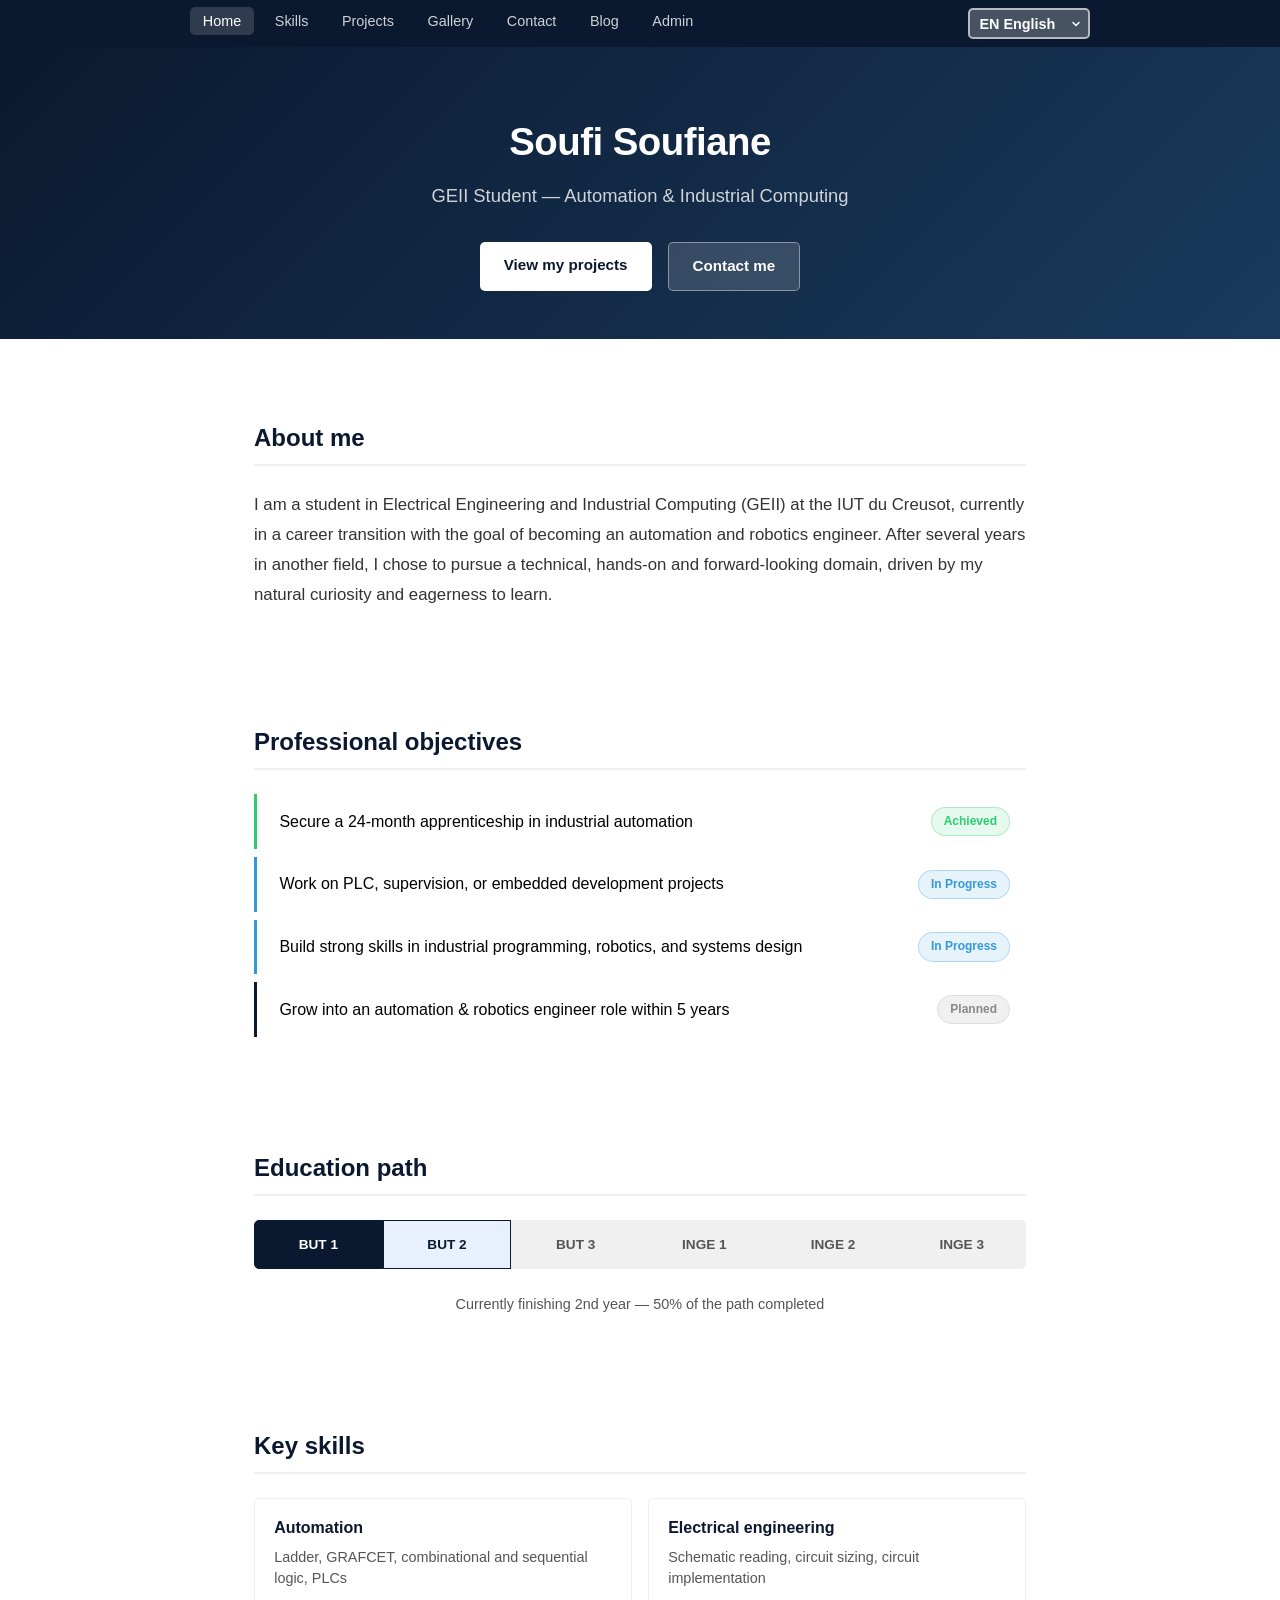
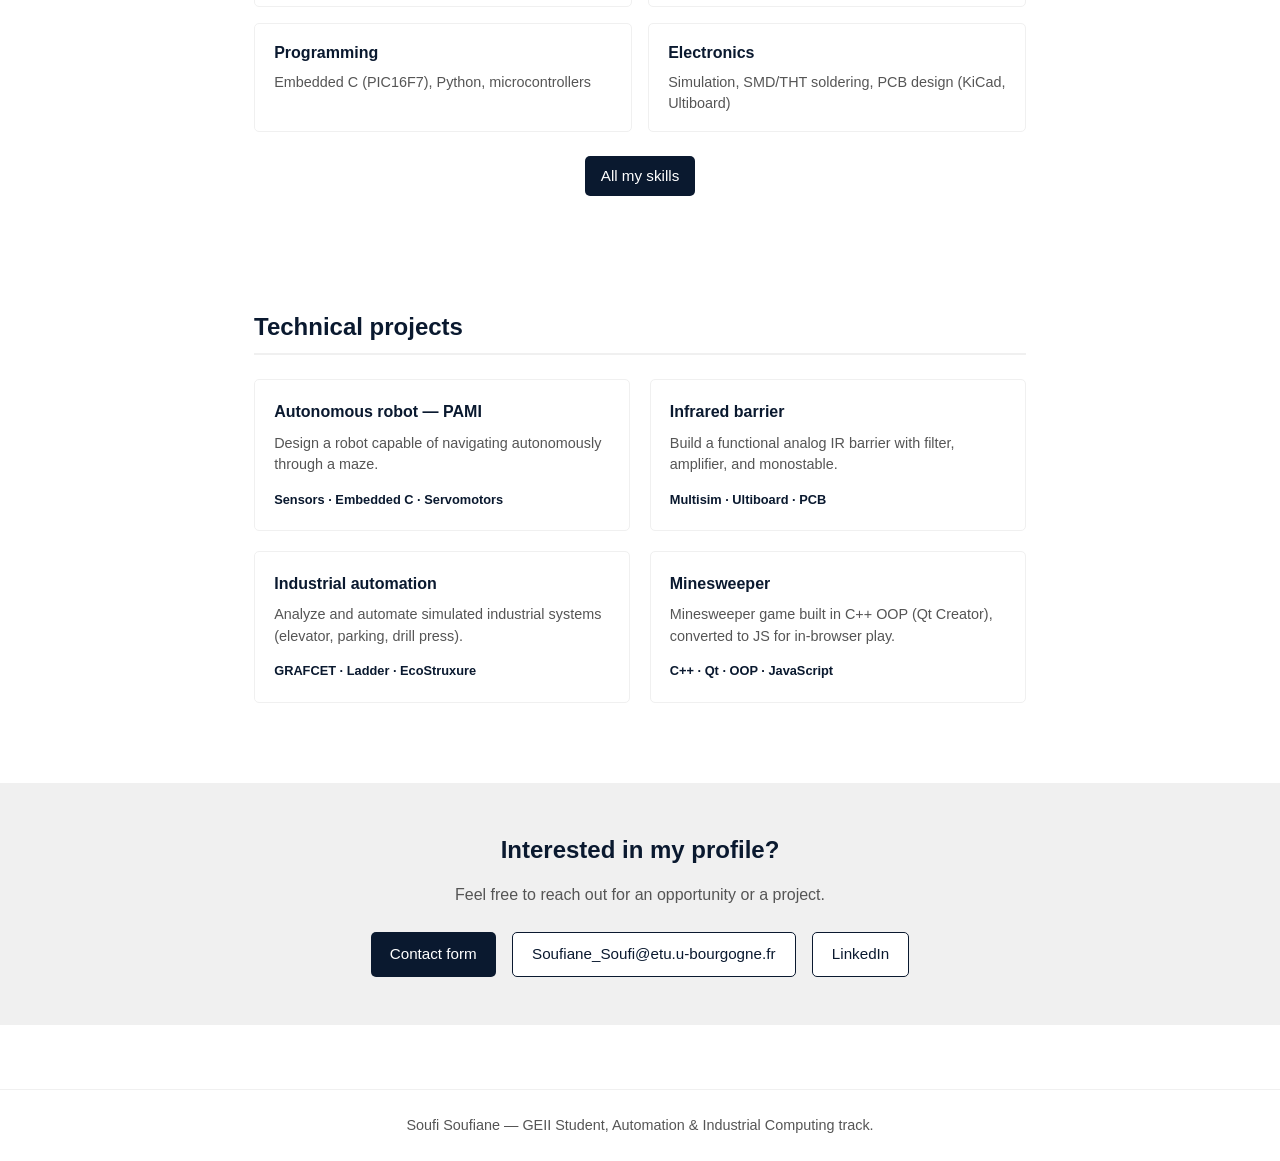
<file: index.html>
<!DOCTYPE html>
<html lang="fr">
<head>
  <meta charset="UTF-8">
  <meta name="viewport" content="width=device-width, initial-scale=1.0">
  <meta name="description" content="Portfolio de Soufi Soufiane - Etudiant en BUT GEII, parcours Automatisme & Informatique Industrielle.">
  <title>Soufi Soufiane | Portfolio</title>
  <link rel="icon" type="image/png" href="assets/logo_ss.png">
  <link rel="stylesheet" href="assets/css/style.css">
  <style>
    body { opacity: 0; transition: opacity 0.15s ease; }

    .hero {
      background: linear-gradient(135deg, var(--primary) 0%, #1a3a5c 100%);
      color: #fff;
      text-align: center;
      padding: 4rem 2rem 3rem;
    }

    .hero h1 { color: #fff; font-size: 2.4rem; margin: 0 0 0.5rem; letter-spacing: -0.5px; }

    .hero .subtitle {
      font-size: 1.15rem;
      color: rgba(255, 255, 255, 0.8);
      margin: 0 0 2rem;
      font-weight: 300;
    }

    .hero .cta-group { display: flex; gap: 1rem; justify-content: center; flex-wrap: wrap; }

    .hero .cta-group a {
      display: inline-block;
      padding: 0.7rem 1.5rem;
      border-radius: var(--radius);
      font-size: 0.95rem;
      text-decoration: none;
      font-weight: 600;
      transition: transform 0.2s ease, box-shadow 0.2s ease;
    }

    .hero .cta-group a:hover { transform: translateY(-2px); box-shadow: 0 4px 15px rgba(0, 0, 0, 0.3); }
    .cta-primary { background-color: #fff; color: var(--primary); }
    .cta-secondary { background-color: rgba(255, 255, 255, 0.15); color: #fff; border: 1px solid rgba(255, 255, 255, 0.4); }

    .home-section { padding: 3rem 2rem; max-width: 900px; margin: 0 auto; }
    .home-section h2 { font-size: 1.5rem; margin-top: 0; margin-bottom: 1.5rem; padding-bottom: 0.4rem; border-bottom: 2px solid var(--bg-alt); }
    .about-text { font-size: 1.05rem; line-height: 1.8; color: var(--text-intro); }

    .objectives { list-style: none; padding: 0; }
    .objectives li {
      display: flex; justify-content: space-between; align-items: center;
      padding: 0.8rem 1rem 0.8rem 1.4rem;
      margin-bottom: 0.5rem;
      border-left: 3px solid var(--primary);
      border-radius: 0 var(--radius) var(--radius) 0;
      transition: background-color 0.2s ease, transform 0.2s ease;
    }
    .objectives li:hover { background-color: var(--bg-alt); transform: translateX(4px); }
    .objectives .done { border-left-color: #2ecc71; }
    .objectives .in-progress { border-left-color: #3498db; }
    .obj-text { flex: 1; margin-right: 1rem; }
    .obj-status {
      padding: 0.25rem 0.75rem; border-radius: 999px; font-size: 0.75rem;
      font-weight: 600; white-space: nowrap; flex-shrink: 0;
    }
    .done .obj-status { background: rgba(46,204,113,0.12); color: #2ecc71; border: 1px solid rgba(46,204,113,0.3); }
    .in-progress .obj-status { background: rgba(52,152,219,0.12); color: #3498db; border: 1px solid rgba(52,152,219,0.3); }
    .obj-status.planned { background: var(--bg-alt); color: #888; border: 1px solid #ddd; }
    @media (max-width: 600px) {
      .objectives li { flex-direction: column; align-items: flex-start; }
      .obj-text { margin-right: 0; margin-bottom: 0.4rem; }
    }

    .progress-track { display: flex; gap: 0; margin: 1.5rem 0; }
    .progress-step {
      flex: 1; text-align: center; padding: 0.8rem 0.4rem;
      font-size: 0.85rem; font-weight: 600; border: 1px solid var(--bg-alt);
    }
    .progress-step.completed { background-color: var(--primary); color: #fff; border-color: var(--primary); }
    .progress-step.current { background-color: #e8f0fe; border-color: var(--primary); color: var(--primary); }
    .progress-step.future { background-color: var(--bg-alt); color: var(--text-muted); }
    .progress-step:first-child { border-radius: var(--radius) 0 0 var(--radius); }
    .progress-step:last-child { border-radius: 0 var(--radius) var(--radius) 0; }
    .progress-label { text-align: center; margin-top: 0.8rem; font-size: 0.9rem; color: var(--text-muted); }

    .skills-grid { display: grid; grid-template-columns: repeat(auto-fit, minmax(250px, 1fr)); gap: 1rem; }
    .skill-card {
      padding: 1rem 1.2rem; border: 1px solid var(--bg-alt); border-radius: var(--radius);
      transition: box-shadow 0.2s ease, transform 0.2s ease;
    }
    .skill-card:hover { box-shadow: 0 4px 12px rgba(10, 25, 47, 0.1); transform: translateY(-2px); }
    .skill-card h3 { margin: 0 0 0.4rem; font-size: 1rem; }
    .skill-card p { margin: 0; font-size: 0.9rem; color: var(--text-muted); line-height: 1.5; }

    .project-preview { display: grid; grid-template-columns: repeat(auto-fit, minmax(260px, 1fr)); gap: 1.2rem; }
    .project-card {
      padding: 1.2rem; border: 1px solid var(--bg-alt); border-radius: var(--radius);
      text-decoration: none; color: inherit;
      transition: box-shadow 0.2s ease, transform 0.2s ease;
    }
    .project-card:hover { box-shadow: 0 4px 12px rgba(10, 25, 47, 0.1); transform: translateY(-2px); }
    .project-card h3 { margin: 0 0 0.5rem; font-size: 1rem; }
    .project-card p { margin: 0 0 0.6rem; font-size: 0.9rem; color: var(--text-muted); line-height: 1.5; }
    .project-card .tech { font-size: 0.8rem; color: var(--primary); font-weight: 600; }

    .contact-strip { background-color: var(--bg-alt); padding: 3rem 2rem; text-align: center; }
    .contact-strip h2 { border: none; margin: 0 0 0.5rem; }
    .contact-strip p { color: var(--text-muted); margin: 0 0 1.5rem; }
    .contact-links { display: flex; gap: 1rem; justify-content: center; flex-wrap: wrap; }
    .contact-links a {
      display: inline-flex; align-items: center; gap: 0.4rem;
      padding: 0.6rem 1.2rem; border-radius: var(--radius);
      text-decoration: none; font-size: 0.95rem;
      transition: transform 0.2s ease, box-shadow 0.2s ease;
    }
    .contact-links a:hover { transform: translateY(-2px); box-shadow: 0 4px 12px rgba(10, 25, 47, 0.15); }
    .link-primary { background-color: var(--primary); color: #fff; }
    .link-outline { background-color: #fff; color: var(--primary); border: 1px solid var(--primary); }

    @media (max-width: 768px) {
      .hero { padding: 3rem 1.5rem 2rem; }
      .hero h1 { font-size: 1.8rem; }
      .hero .subtitle { font-size: 1rem; }
      .home-section { padding: 2rem 1rem; }
      .progress-step { font-size: 0.75rem; padding: 0.6rem 0.2rem; }
    }
    @media (max-width: 480px) {
      .hero h1 { font-size: 1.5rem; }
      .progress-step { font-size: 0.65rem; }
    }
  </style>
</head>
<body data-page="home">
  <nav>
    <ul>
      <li><a href="./" class="active" data-i18n="nav.home">Accueil</a></li>
      <li><a href="competences/" data-i18n="nav.skills">Comp&eacute;tences</a></li>
      <li><a href="projets/" data-i18n="nav.projects">Projets</a></li>
      <li><a href="gallery/" data-i18n="nav.gallery">Galerie</a></li>
      <li><a href="contact/" data-i18n="nav.contact">Contact</a></li>
      <li><a href="blog/" data-i18n="nav.blog">Blog</a></li>
      <li><a href="admin/" data-i18n="nav.admin">Admin</a></li>
      <li class="lang-switcher">
        <select id="lang-select" onchange="applyLang(this.value)">
          <option value="fr">FR Fran&ccedil;ais</option>
          <option value="en">EN English</option>
        </select>
      </li>
    </ul>
  </nav>

  <section class="hero">
    <h1 data-i18n="home.heroTitle">Soufi Soufiane</h1>
    <p class="subtitle" data-i18n="home.heroSubtitle">&Eacute;tudiant en BUT GEII &mdash; Automatisme &amp; Informatique Industrielle</p>
    <div class="cta-group">
      <a href="projets/" class="cta-primary" data-i18n="home.ctaProjects">Voir mes projets</a>
      <a href="contact/" class="cta-secondary" data-i18n="home.ctaContact">Me contacter</a>
    </div>
  </section>

  <main>
    <section class="home-section">
      <h2 data-i18n="home.aboutTitle">Qui suis-je ?</h2>
      <p class="about-text" data-i18n="home.aboutText">&Eacute;tudiant en BUT GEII &agrave; l&rsquo;IUT du Creusot, je suis en reconversion professionnelle avec l&rsquo;objectif de devenir ing&eacute;nieur en automatisation et robotique.</p>
    </section>

    <section class="home-section">
      <h2 data-i18n="home.objectivesTitle">Objectifs professionnels</h2>
      <ul class="objectives">
        <li class="done">
          <span class="obj-text" data-i18n="home.obj1">Obtenir une alternance de 24 mois en automatisation industrielle</span>
          <span class="obj-status" data-i18n="home.status_achieved">Obtenue</span>
        </li>
        <li class="in-progress">
          <span class="obj-text" data-i18n="home.obj2">Travailler sur des projets d&rsquo;automates, de supervision ou de d&eacute;veloppement embarqu&eacute;</span>
          <span class="obj-status" data-i18n="home.status_inprogress">En cours</span>
        </li>
        <li class="in-progress">
          <span class="obj-text" data-i18n="home.obj3">D&eacute;velopper des comp&eacute;tences solides en programmation industrielle, robotique et conception de syst&egrave;mes</span>
          <span class="obj-status" data-i18n="home.status_inprogress">En cours</span>
        </li>
        <li>
          <span class="obj-text" data-i18n="home.obj4">&Eacute;voluer vers un poste d&rsquo;ing&eacute;nieur en automatisation &amp; robotique d&rsquo;ici 5 ans</span>
          <span class="obj-status planned" data-i18n="home.status_planned">Pr&eacute;vu</span>
        </li>
      </ul>
    </section>

    <section class="home-section">
      <h2 data-i18n="home.progressTitle">Parcours de formation</h2>
      <div class="progress-track">
        <div class="progress-step completed">BUT 1</div>
        <div class="progress-step current">BUT 2</div>
        <div class="progress-step future">BUT 3</div>
        <div class="progress-step future">INGE 1</div>
        <div class="progress-step future">INGE 2</div>
        <div class="progress-step future">INGE 3</div>
      </div>
      <p class="progress-label" data-i18n="home.progressLabel">Actuellement en fin de 2e ann&eacute;e &mdash; 50% du parcours accompli</p>
    </section>

    <section class="home-section">
      <h2 data-i18n="home.skillsTitle">Comp&eacute;tences cl&eacute;s</h2>
      <div class="skills-grid">
        <div class="skill-card">
          <h3 data-i18n="home.skillAutoTitle">Automatisme</h3>
          <p data-i18n="home.skillAutoDesc">Ladder, GRAFCET, logique combinatoire et s&eacute;quentielle, automates programmables</p>
        </div>
        <div class="skill-card">
          <h3 data-i18n="home.skillElecTitle">&Eacute;lectrotechnique</h3>
          <p data-i18n="home.skillElecDesc">Lecture de sch&eacute;mas, dimensionnement, r&eacute;alisation de circuits</p>
        </div>
        <div class="skill-card">
          <h3 data-i18n="home.skillProgTitle">Programmation</h3>
          <p data-i18n="home.skillProgDesc">C embarqu&eacute; (PIC16F7), Python, microcontr&ocirc;leurs</p>
        </div>
        <div class="skill-card">
          <h3 data-i18n="home.skillElectrTitle">&Eacute;lectronique</h3>
          <p data-i18n="home.skillElectrDesc">Simulation, soudure CMS/traversants, conception de cartes PCB (KiCad, Ultiboard)</p>
        </div>
      </div>
      <p style="margin-top: 1.5rem; text-align: center;">
        <a href="competences/" class="btn" data-i18n="home.skillsLink">Toutes mes comp&eacute;tences</a>
      </p>
    </section>

    <section class="home-section">
      <h2 data-i18n="home.projectsTitle">Projets techniques</h2>
      <div class="project-preview">
        <a href="projets/" class="project-card">
          <h3 data-i18n="home.projPamiTitle">Robot autonome &mdash; PAMI</h3>
          <p data-i18n="home.projPamiDesc">Concevoir un robot capable de naviguer de fa&ccedil;on autonome dans un labyrinthe.</p>
          <span class="tech" data-i18n="home.projPamiTech">Capteurs &middot; C embarqu&eacute; &middot; Servomoteurs</span>
        </a>
        <a href="projets/" class="project-card">
          <h3 data-i18n="home.projIrTitle">Barri&egrave;re infrarouge</h3>
          <p data-i18n="home.projIrDesc">R&eacute;aliser une barri&egrave;re IR analogique fonctionnelle avec filtre, amplificateur et monostable.</p>
          <span class="tech" data-i18n="home.projIrTech">Multisim &middot; Ultiboard &middot; PCB</span>
        </a>
        <a href="projets/" class="project-card">
          <h3 data-i18n="home.projAutoTitle">Automatisme industriel</h3>
          <p data-i18n="home.projAutoDesc">Analyser et automatiser des syst&egrave;mes industriels simul&eacute;s (ascenseur, parking, perceuse).</p>
          <span class="tech" data-i18n="home.projAutoTech">GRAFCET &middot; Ladder &middot; EcoStruxure</span>
        </a>
        <a href="projets/minesweeper/" class="project-card">
          <h3 data-i18n="home.projMineTitle">D&eacute;mineur &mdash; Minesweeper</h3>
          <p data-i18n="home.projMineDesc">Jeu du d&eacute;mineur en C++ OOP (Qt Creator), converti en JS pour &ecirc;tre jouable dans le navigateur.</p>
          <span class="tech" data-i18n="home.projMineTech">C++ &middot; Qt &middot; OOP &middot; JavaScript</span>
        </a>
      </div>
    </section>
  </main>

  <section class="contact-strip">
    <h2 data-i18n="home.contactTitle">Int&eacute;ress&eacute; par mon profil ?</h2>
    <p data-i18n="home.contactText">N&rsquo;h&eacute;sitez pas &agrave; me contacter pour une opportunit&eacute; ou un projet.</p>
    <div class="contact-links">
      <a href="contact/" class="link-primary" data-i18n="home.contactForm">Formulaire de contact</a>
      <a href="mailto:Soufiane_Soufi@etu.u-bourgogne.fr" class="link-outline">Soufiane_Soufi@etu.u-bourgogne.fr</a>
      <a href="https://www.linkedin.com/in/soufi-soufiane" target="_blank" class="link-outline" data-i18n="home.contactLinkedin">LinkedIn</a>
    </div>
  </section>

  <footer>
    <span data-i18n="footer">Soufi Soufiane &mdash; &Eacute;tudiant en BUT GEII, parcours Automatisme &amp; Informatique Industrielle.</span>
  </footer>

  <script src="assets/js/i18n.js"></script>
  <script src="assets/js/lang-switcher.js"></script>
  <script data-goatcounter="https://soufisoufiane.goatcounter.com/count" async src="//gc.zgo.at/count.js"></script>
</body>
</html>
</file>
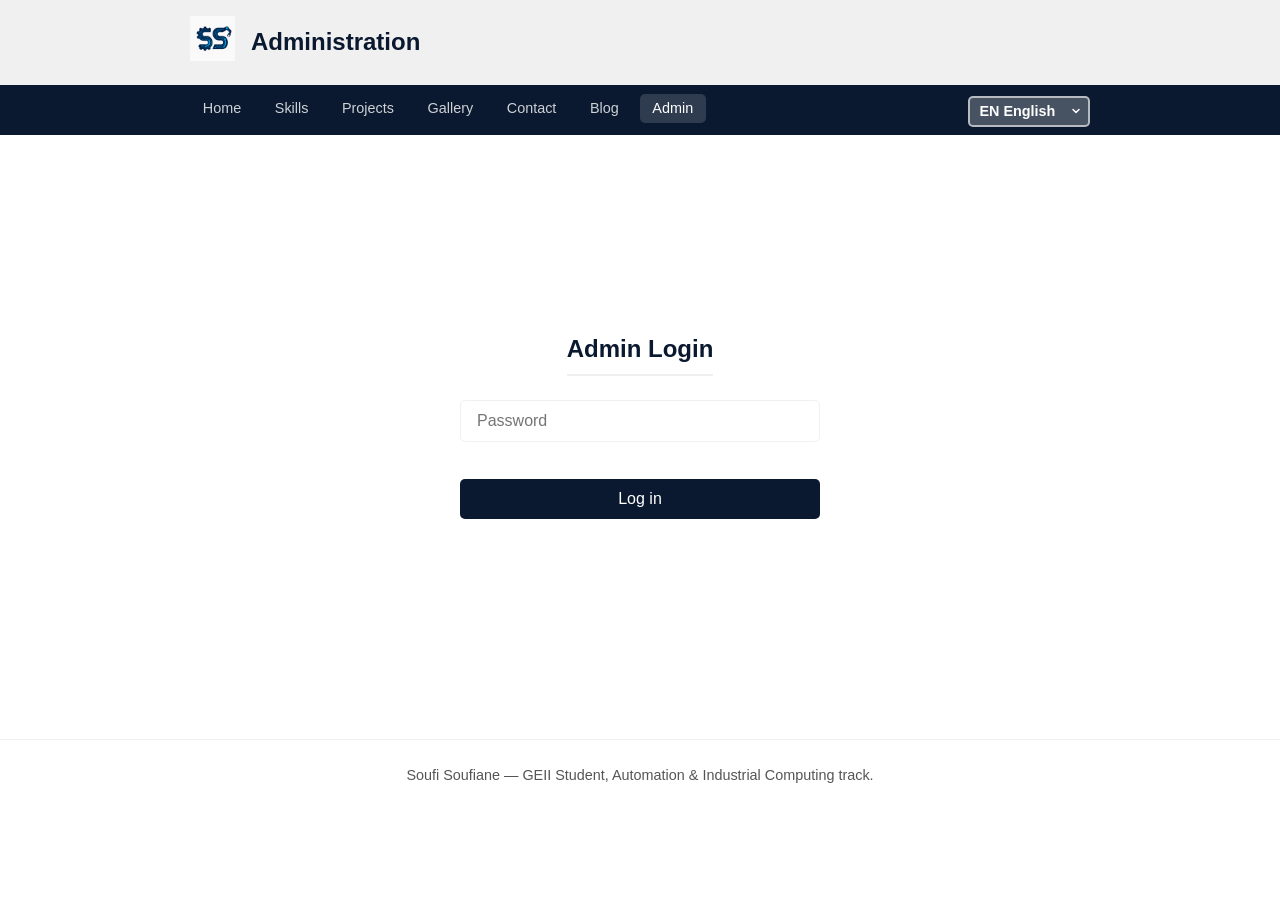
<file: admin/index.html>
<!DOCTYPE html>
<html lang="fr">
<head>
  <meta charset="UTF-8">
  <meta name="viewport" content="width=device-width, initial-scale=1.0">
  <title>Admin | Soufi Soufiane</title>
  <link rel="icon" type="image/png" href="../assets/logo_ss.png">
  <link rel="stylesheet" href="../assets/css/style.css">
  <style>
    body { opacity: 0; transition: opacity 0.15s ease; }

    /* Login */
    #admin-login {
      display: flex; flex-direction: column; align-items: center; justify-content: center;
      min-height: 60vh; gap: 1rem; padding: 2rem;
    }
    #admin-login h2 { margin-bottom: 0.5rem; }
    #login-form {
      display: flex; flex-direction: column; gap: 0.8rem;
      width: 100%; max-width: 360px;
    }
    #login-form input {
      padding: 0.7rem 1rem; border: 1px solid var(--bg-alt);
      border-radius: var(--radius); font-size: 1rem;
      background: var(--bg); color: var(--text);
    }
    #login-form input:focus { outline: 2px solid var(--primary); }
    #login-form button {
      padding: 0.7rem; background: var(--primary); color: #fff;
      border: none; border-radius: var(--radius); font-size: 1rem;
      cursor: pointer; transition: opacity 0.2s;
    }
    #login-form button:hover { opacity: 0.85; }
    #login-error { color: #e74c3c; font-size: 0.9rem; display: none; text-align: center; }

    /* Dashboard */
    #admin-dashboard { display: none; padding: 1rem 2rem 3rem; max-width: 960px; margin: 0 auto; }
    .admin-header { display: flex; justify-content: space-between; align-items: center; margin-bottom: 1.5rem; flex-wrap: wrap; gap: 0.5rem; }
    .admin-header h2 { margin: 0; }
    #logout-btn {
      padding: 0.4rem 1rem; background: transparent; color: #e74c3c;
      border: 1px solid #e74c3c; border-radius: var(--radius); cursor: pointer;
      font-size: 0.85rem; transition: all 0.2s;
    }
    #logout-btn:hover { background: #e74c3c; color: #fff; }

    /* Tabs */
    .admin-tabs {
      display: flex; gap: 0; border-bottom: 2px solid var(--bg-alt);
      margin-bottom: 1.5rem; overflow-x: auto;
    }
    .admin-tab {
      padding: 0.6rem 1.2rem; background: none; border: none;
      color: var(--text-muted); font-size: 0.9rem; cursor: pointer;
      border-bottom: 2px solid transparent; margin-bottom: -2px;
      white-space: nowrap; transition: all 0.2s;
    }
    .admin-tab:hover { color: var(--text); }
    .admin-tab.active { color: var(--primary); border-bottom-color: var(--primary); font-weight: 600; }
    .tab-panel { display: none; }
    .tab-panel.active { display: block; }

    /* Blog editor */
    .blog-form { display: flex; flex-direction: column; gap: 0.8rem; }
    .blog-form label { font-weight: 600; font-size: 0.9rem; }
    .blog-form input, .blog-form textarea, .blog-form select {
      padding: 0.6rem 0.8rem; border: 1px solid var(--bg-alt);
      border-radius: var(--radius); font-size: 0.95rem;
      background: var(--bg); color: var(--text); font-family: inherit;
    }
    .blog-form textarea { min-height: 250px; resize: vertical; }
    .blog-actions { display: flex; gap: 0.5rem; flex-wrap: wrap; margin-top: 0.5rem; }
    .blog-actions button {
      padding: 0.5rem 1.2rem; border: none; border-radius: var(--radius);
      cursor: pointer; font-size: 0.9rem; transition: opacity 0.2s;
    }
    .btn-draft { background: var(--bg-alt); color: var(--text); }
    .btn-publish { background: #2ecc71; color: #fff; }
    .btn-danger { background: #e74c3c; color: #fff; }
    .btn-secondary { background: var(--bg-alt); color: var(--text); }
    .blog-actions button:hover { opacity: 0.8; }

    /* Drafts list */
    .drafts-section { margin-top: 2rem; }
    .drafts-section h3 { margin-bottom: 0.8rem; }
    .draft-item {
      display: flex; justify-content: space-between; align-items: center;
      padding: 0.6rem 0.8rem; border: 1px solid var(--bg-alt);
      border-radius: var(--radius); margin-bottom: 0.4rem;
    }
    .draft-item span { font-size: 0.9rem; }
    .draft-item .draft-actions { display: flex; gap: 0.3rem; }
    .draft-item button {
      padding: 0.3rem 0.6rem; border: none; border-radius: 4px;
      cursor: pointer; font-size: 0.8rem;
    }

    /* Content editor */
    .content-editor-group { margin-bottom: 1.5rem; }
    .content-editor-group h3 { margin-bottom: 0.6rem; color: var(--primary); }
    .content-field { margin-bottom: 0.6rem; }
    .content-field label { display: block; font-size: 0.8rem; color: var(--text-muted); margin-bottom: 0.2rem; }
    .content-field input, .content-field textarea {
      width: 100%; padding: 0.5rem 0.7rem; border: 1px solid var(--bg-alt);
      border-radius: var(--radius); font-size: 0.9rem;
      background: var(--bg); color: var(--text); font-family: inherit;
      box-sizing: border-box;
    }
    .content-field textarea { min-height: 80px; resize: vertical; }
    .export-btn {
      padding: 0.6rem 1.5rem; background: var(--primary); color: #fff;
      border: none; border-radius: var(--radius); cursor: pointer;
      font-size: 0.9rem; margin-top: 1rem;
    }
    .export-btn:hover { opacity: 0.85; }

    /* Analytics & Contact placeholders */
    .placeholder-card {
      background: var(--bg-alt); border-radius: var(--radius);
      padding: 2rem; text-align: center;
    }
    .placeholder-card h3 { margin-bottom: 0.8rem; }
    .placeholder-card p { color: var(--text-muted); margin-bottom: 0.5rem; }
    .placeholder-card a {
      color: var(--primary); text-decoration: underline;
    }

    /* Lang selector row */
    .lang-row { display: flex; align-items: center; gap: 0.5rem; margin-bottom: 1rem; }
    .lang-row label { font-weight: 600; font-size: 0.9rem; }
    .lang-row select {
      padding: 0.4rem 0.6rem; border: 1px solid var(--bg-alt);
      border-radius: var(--radius); background: var(--bg); color: var(--text);
    }

    @media (max-width: 600px) {
      #admin-dashboard { padding: 1rem; }
      .admin-tabs { gap: 0; }
      .admin-tab { padding: 0.5rem 0.8rem; font-size: 0.8rem; }
    }
  </style>
</head>
<body data-page="admin">
  <header>
    <div class="header-inner">
      <a href="../">
        <img src="../assets/logo_ss.png" alt="SS Logo">
      </a>
      <h1 data-i18n="admin.pageTitle">Administration</h1>
    </div>
  </header>

  <nav>
    <ul>
      <li><a href="../" data-i18n="nav.home">Accueil</a></li>
      <li><a href="../competences/" data-i18n="nav.skills">Comp&eacute;tences</a></li>
      <li><a href="../projets/" data-i18n="nav.projects">Projets</a></li>
      <li><a href="../gallery/" data-i18n="nav.gallery">Galerie</a></li>
      <li><a href="../contact/" data-i18n="nav.contact">Contact</a></li>
      <li><a href="../blog/" data-i18n="nav.blog">Blog</a></li>
      <li><a href="../admin/" class="active" data-i18n="nav.admin">Admin</a></li>
      <li class="lang-switcher">
        <select id="lang-select" onchange="applyLang(this.value)">
          <option value="fr">FR Fran&ccedil;ais</option>
          <option value="en">EN English</option>
        </select>
      </li>
    </ul>
  </nav>

  <!-- Login Screen -->
  <div id="admin-login">
    <h2 data-i18n="admin.loginTitle">Connexion administrateur</h2>
    <form id="login-form" method="POST">
      <input type="password" id="login-password" placeholder="Mot de passe" data-i18n-placeholder="admin.passwordPlaceholder" required>
      <button type="submit" data-i18n="admin.loginBtn">Se connecter</button>
      <p id="login-error"></p>
    </form>
  </div>

  <!-- Dashboard (hidden until auth) -->
  <div id="admin-dashboard">
    <div class="admin-header">
      <h2 data-i18n="admin.dashboardTitle">Tableau de bord</h2>
      <button id="logout-btn" data-i18n="admin.logout">D&eacute;connexion</button>
    </div>

    <div class="admin-tabs">
      <button class="admin-tab active" data-tab="blog" data-i18n="admin.tabBlog">Blog</button>
      <button class="admin-tab" data-tab="analytics" data-i18n="admin.tabAnalytics">Analytiques</button>
      <button class="admin-tab" data-tab="contact" data-i18n="admin.tabContact">Messages</button>
      <button class="admin-tab" data-tab="content" data-i18n="admin.tabContent">Contenu</button>
    </div>

    <!-- Blog Tab -->
    <div class="tab-panel active" id="tab-blog">
      <div class="blog-form">
        <label data-i18n="admin.blogTitleLabel">Titre de l'article</label>
        <input type="text" id="blog-title" placeholder="Mon article...">

        <label data-i18n="admin.blogDateLabel">Date</label>
        <input type="date" id="blog-date">

        <label data-i18n="admin.blogTagsLabel">Tags (s&eacute;par&eacute;s par des virgules)</label>
        <input type="text" id="blog-tags" placeholder="automatisme, projet, robotique">

        <label data-i18n="admin.blogContentLabel">Contenu (Markdown)</label>
        <textarea id="blog-content" placeholder="## Introduction&#10;&#10;Votre contenu ici..."></textarea>

        <div class="blog-actions">
          <button class="btn-draft" id="blog-save-draft" data-i18n="admin.saveDraft">Sauvegarder brouillon</button>
          <button class="btn-publish" id="blog-publish" data-i18n="admin.publish">Publier (t&eacute;l&eacute;charger HTML)</button>
        </div>
      </div>

      <div class="drafts-section">
        <h3 data-i18n="admin.draftsTitle">Brouillons</h3>
        <div id="drafts-list"></div>
      </div>
    </div>

    <!-- Analytics Tab -->
    <div class="tab-panel" id="tab-analytics">
      <h3 data-i18n="admin.analyticsTitle">Statistiques du site</h3>
      <p style="margin-bottom:1rem;">
        <a href="https://soufisoufiane.goatcounter.com" target="_blank" rel="noopener" data-i18n="admin.analyticsOpen">Ouvrir le tableau de bord GoatCounter &rarr;</a>
      </p>
      <iframe src="https://soufisoufiane.goatcounter.com" style="width:100%;height:600px;border:1px solid var(--bg-alt);border-radius:var(--radius);background:#fff;"></iframe>
    </div>

    <!-- Contact Tab -->
    <div class="tab-panel" id="tab-contact">
      <div class="placeholder-card">
        <h3 data-i18n="admin.contactTitle">Messages re&ccedil;us</h3>
        <p data-i18n="admin.contactDesc">Les messages envoy&eacute;s via le formulaire de contact sont g&eacute;r&eacute;s par Formspree.</p>
        <p><a href="https://formspree.io/f/xwpodpzo" target="_blank" rel="noopener" data-i18n="admin.contactLink">Acc&eacute;der au tableau de bord Formspree</a></p>
        <br>
        <p data-i18n="admin.contactTip">Connectez-vous avec le compte associ&eacute; au formulaire pour voir et g&eacute;rer vos messages.</p>
      </div>
    </div>

    <!-- Content Editor Tab -->
    <div class="tab-panel" id="tab-content">
      <div class="lang-row">
        <label data-i18n="admin.editLangLabel">Langue &agrave; &eacute;diter :</label>
        <select id="content-lang-select">
          <option value="fr">Fran&ccedil;ais</option>
          <option value="en">English</option>
        </select>
      </div>
      <div id="content-editor-fields"></div>
      <button class="export-btn" id="content-export" data-i18n="admin.exportBtn">Exporter i18n.js</button>
    </div>
  </div>

  <footer>
    <span data-i18n="footer">Soufi Soufiane &mdash; &Eacute;tudiant en BUT GEII, parcours Automatisme &amp; Informatique Industrielle.</span>
  </footer>

  <script src="../assets/js/i18n.js"></script>
  <script src="../assets/js/lang-switcher.js"></script>
  <script src="../assets/js/admin-auth.js"></script>
  <script src="../assets/js/admin-dashboard.js"></script>
  <script src="../assets/js/admin-blog.js"></script>
  <script data-goatcounter="https://soufisoufiane.goatcounter.com/count" async src="//gc.zgo.at/count.js"></script>
</body>
</html>
</file>
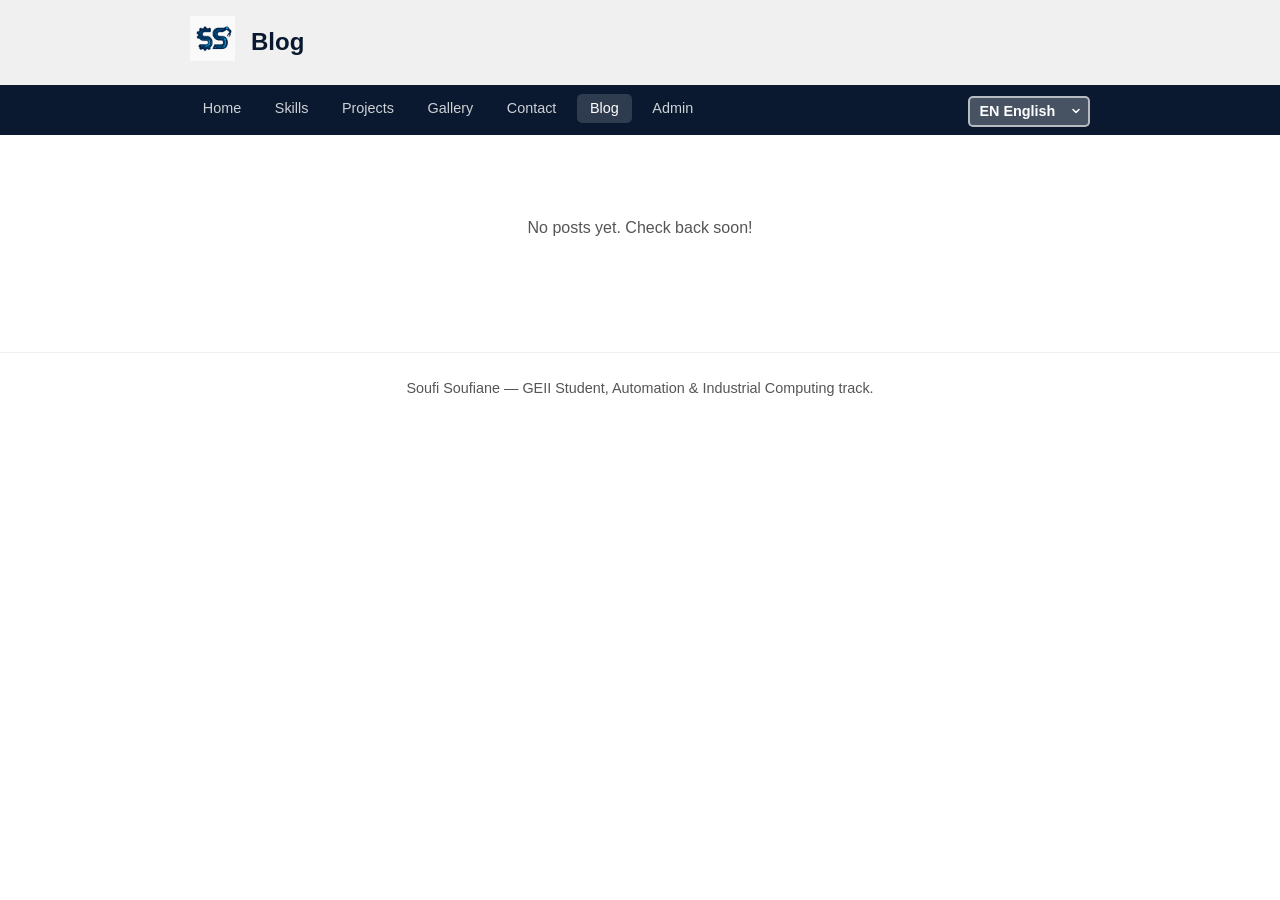
<file: blog/index.html>
<!DOCTYPE html>
<html lang="fr">
<head>
  <meta charset="UTF-8">
  <meta name="viewport" content="width=device-width, initial-scale=1.0">
  <title>Blog | Soufi Soufiane</title>
  <link rel="icon" type="image/png" href="../assets/logo_ss.png">
  <link rel="stylesheet" href="../assets/css/style.css">
  <style>
    body { opacity: 0; transition: opacity 0.15s ease; }
    .blog-list { max-width: 760px; margin: 2rem auto; padding: 0 1.5rem; }
    .blog-list h2 { margin-bottom: 1.5rem; }
    .blog-empty { color: var(--text-muted); text-align: center; padding: 3rem 1rem; }
    .blog-card {
      display: block; padding: 1.2rem; margin-bottom: 1rem;
      border: 1px solid var(--bg-alt); border-radius: var(--radius);
      text-decoration: none; color: var(--text);
      transition: background-color 0.2s, transform 0.2s;
    }
    .blog-card:hover { background: var(--bg-alt); transform: translateX(4px); }
    .blog-card h3 { margin: 0 0 0.3rem; color: var(--primary); }
    .blog-card .blog-meta { color: #888; font-size: 0.85rem; }
    .blog-card .blog-excerpt { margin-top: 0.4rem; font-size: 0.9rem; color: var(--text-muted); }
    .blog-tag {
      display: inline-block; padding: 0.15rem 0.5rem; background: var(--bg-alt);
      border-radius: 999px; font-size: 0.7rem; margin-right: 0.2rem;
    }
  </style>
</head>
<body data-page="blog">
  <header>
    <div class="header-inner">
      <a href="../">
        <img src="../assets/logo_ss.png" alt="SS Logo">
      </a>
      <h1 data-i18n="blog.pageTitle">Blog</h1>
    </div>
  </header>

  <nav>
    <ul>
      <li><a href="../" data-i18n="nav.home">Accueil</a></li>
      <li><a href="../competences/" data-i18n="nav.skills">Comp&eacute;tences</a></li>
      <li><a href="../projets/" data-i18n="nav.projects">Projets</a></li>
      <li><a href="../gallery/" data-i18n="nav.gallery">Galerie</a></li>
      <li><a href="../contact/" data-i18n="nav.contact">Contact</a></li>
      <li><a href="../blog/" class="active" data-i18n="nav.blog">Blog</a></li>
      <li><a href="../admin/" data-i18n="nav.admin">Admin</a></li>
      <li class="lang-switcher">
        <select id="lang-select" onchange="applyLang(this.value)">
          <option value="fr">FR Fran&ccedil;ais</option>
          <option value="en">EN English</option>
        </select>
      </li>
    </ul>
  </nav>

  <main class="blog-list">
    <p class="blog-empty" data-i18n="blog.noPosts">Aucun article pour le moment. Revenez bient&ocirc;t !</p>

    <!-- Published posts will be added here as <a> cards, e.g.:
    <a href="posts/my-post.html" class="blog-card">
      <h3>Post title</h3>
      <div class="blog-meta">2026-03-23 — <span class="blog-tag">tag</span></div>
      <p class="blog-excerpt">First paragraph...</p>
    </a>
    -->
  </main>

  <footer>
    <span data-i18n="footer">Soufi Soufiane &mdash; &Eacute;tudiant en BUT GEII, parcours Automatisme &amp; Informatique Industrielle.</span>
  </footer>

  <script src="../assets/js/i18n.js"></script>
  <script src="../assets/js/lang-switcher.js"></script>
  <script data-goatcounter="https://soufisoufiane.goatcounter.com/count" async src="//gc.zgo.at/count.js"></script>
</body>
</html>
</file>
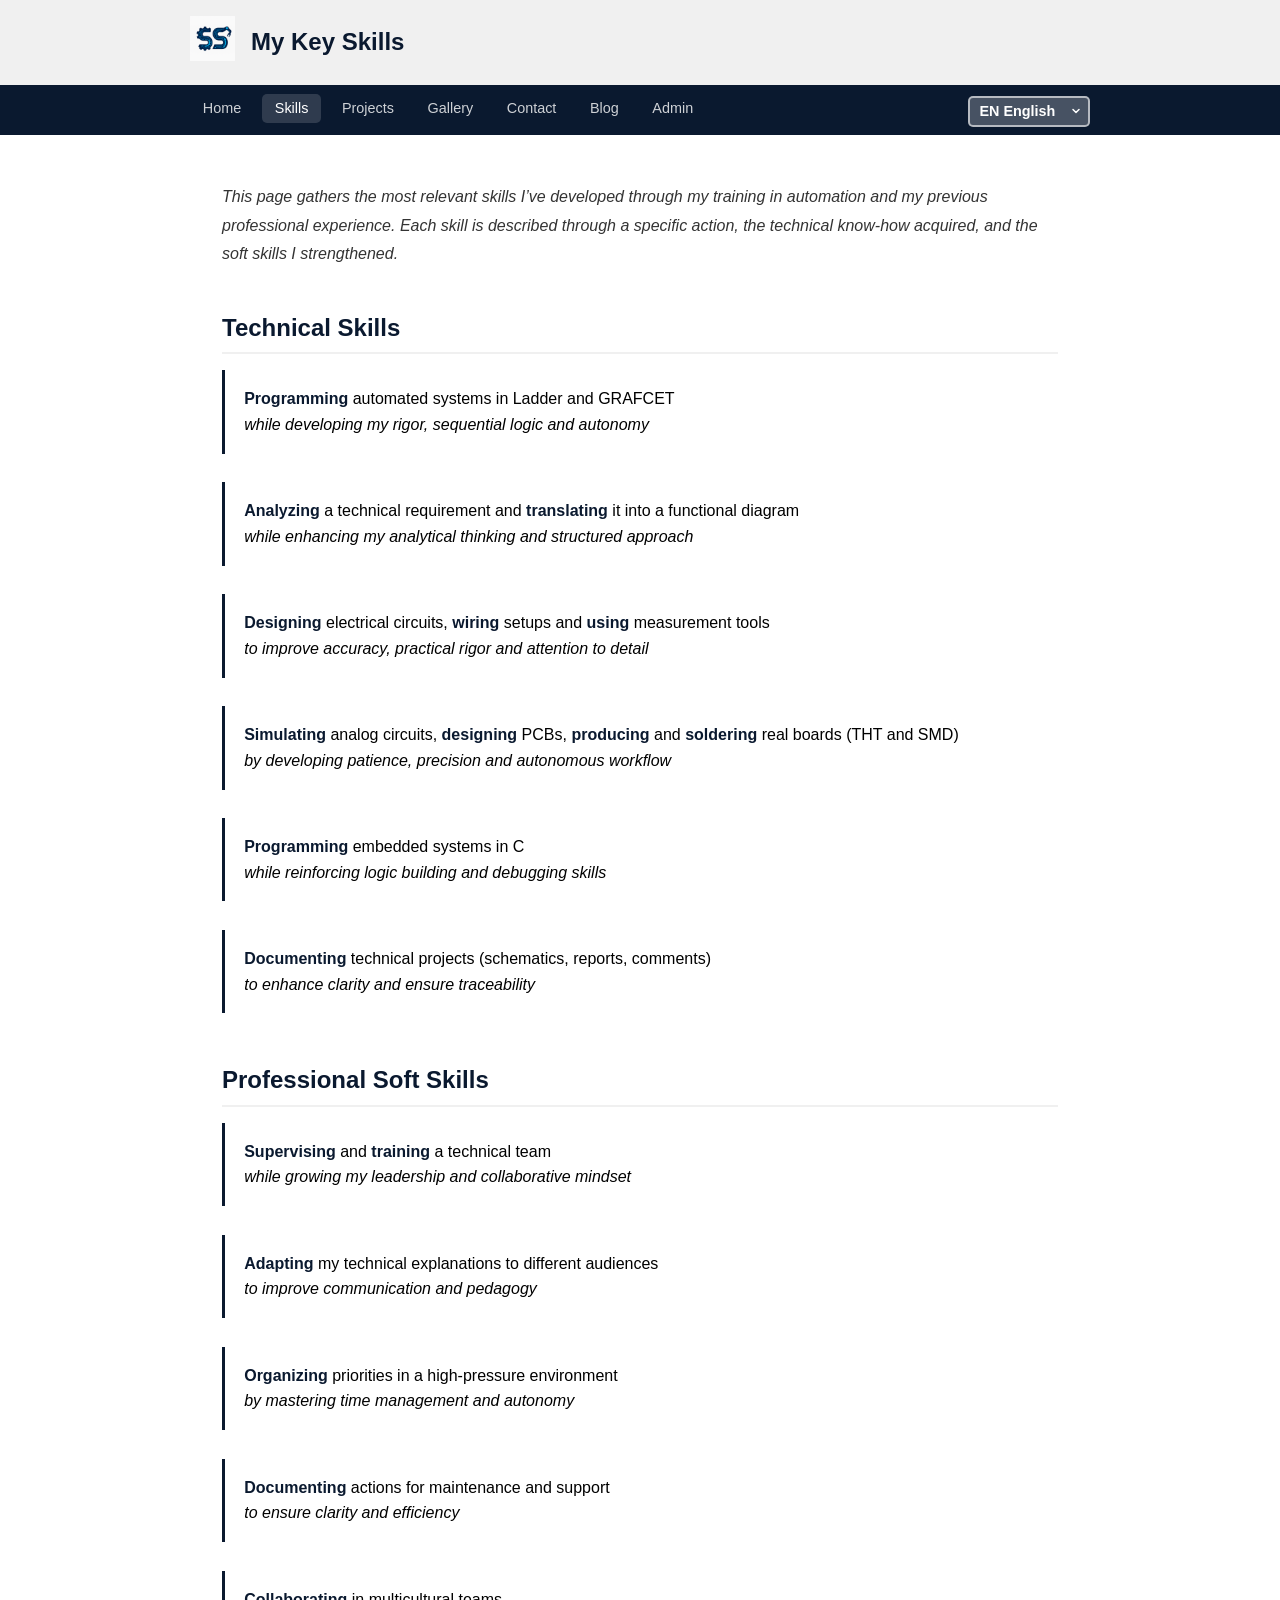
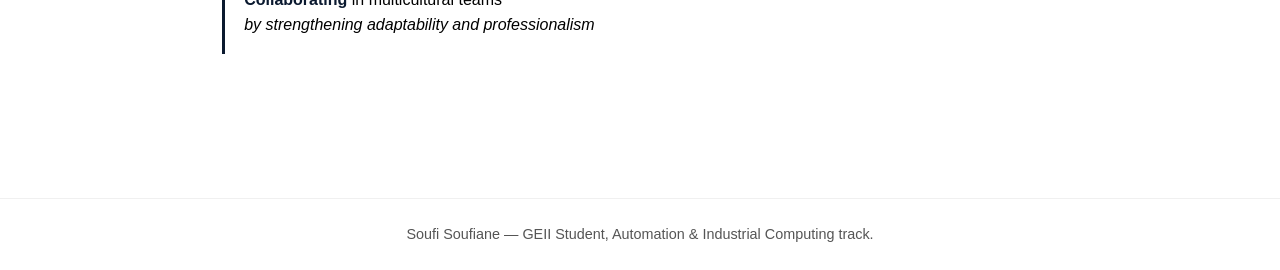
<file: competences/index.html>
<!DOCTYPE html>
<html lang="fr">
<head>
  <meta charset="UTF-8">
  <meta name="viewport" content="width=device-width, initial-scale=1.0">
  <title>Comp&eacute;tences | Soufi Soufiane</title>
  <link rel="icon" type="image/png" href="../assets/logo_ss.png">
  <link rel="stylesheet" href="../assets/css/style.css">
  <style>body { opacity: 0; transition: opacity 0.15s ease; }</style>
</head>
<body data-page="competences">
  <header>
    <div class="header-inner">
      <a href="../">
        <img src="../assets/logo_ss.png" alt="SS Logo">
      </a>
      <h1 data-i18n="competences.pageTitle">Mes Comp&eacute;tences Cl&eacute;s</h1>
    </div>
  </header>

  <nav>
    <ul>
      <li><a href="../" data-i18n="nav.home">Accueil</a></li>
      <li><a href="../competences/" class="active" data-i18n="nav.skills">Comp&eacute;tences</a></li>
      <li><a href="../projets/" data-i18n="nav.projects">Projets</a></li>
      <li><a href="../gallery/" data-i18n="nav.gallery">Galerie</a></li>
      <li><a href="../contact/" data-i18n="nav.contact">Contact</a></li>
      <li><a href="../blog/" data-i18n="nav.blog">Blog</a></li>
      <li><a href="../admin/" data-i18n="nav.admin">Admin</a></li>
      <li class="lang-switcher">
        <select id="lang-select" onchange="applyLang(this.value)">
          <option value="fr">FR Fran&ccedil;ais</option>
          <option value="en">EN English</option>
        </select>
      </li>
    </ul>
  </nav>

  <main>
    <p class="intro" data-i18n="competences.intro">
      Cette page rassemble les comp&eacute;tences les plus repr&eacute;sentatives de mon parcours, issues &agrave; la fois de ma formation en automatisme et de mon exp&eacute;rience professionnelle pass&eacute;e. Chaque comp&eacute;tence est exprim&eacute;e &agrave; travers une action concr&egrave;te, un savoir-faire acquis, et les qualit&eacute;s humaines que j&rsquo;ai d&eacute;velopp&eacute;es en contexte r&eacute;el.
    </p>

    <section class="section">
      <h2 data-i18n="competences.techTitle">Comp&eacute;tences techniques</h2>

      <div class="competence" data-i18n="competences.tech1">
        <strong>Programmer</strong> des syst&egrave;mes automatis&eacute;s en Ladder et GRAFCET<br>
        <em>en d&eacute;veloppant ma rigueur, ma logique s&eacute;quentielle et mon autonomie</em>
      </div>

      <div class="competence" data-i18n="competences.tech2">
        <strong>Analyser</strong> un cahier des charges et <strong>traduire</strong> un besoin en organigramme fonctionnel<br>
        <em>en d&eacute;veloppant mon sens de l&rsquo;analyse et ma m&eacute;thode</em>
      </div>

      <div class="competence" data-i18n="competences.tech3">
        <strong>Concevoir</strong> des circuits &eacute;lectriques simples, <strong>c&acirc;bler</strong> des montages sur table et <strong>utiliser</strong> des instruments de mesure<br>
        <em>en renfor&ccedil;ant ma pr&eacute;cision, ma rigueur exp&eacute;rimentale et mon sens du d&eacute;tail</em>
      </div>

      <div class="competence" data-i18n="competences.tech4">
        <strong>Simuler</strong> des circuits analogiques, <strong>concevoir</strong> des cartes sur Ultiboard, <strong>r&eacute;aliser</strong> des PCB et <strong>souder</strong> des composants (CMS et traversants)<br>
        <em>en d&eacute;veloppant ma patience, ma m&eacute;thodologie et mon habilet&eacute; manuelle</em>
      </div>

      <div class="competence" data-i18n="competences.tech5">
        <strong>Programmer</strong> en langage C pour des syst&egrave;mes embarqu&eacute;s simples<br>
        <em>en renfor&ccedil;ant ma logique algorithmique et ma capacit&eacute; de d&eacute;bogage</em>
      </div>

      <div class="competence" data-i18n="competences.tech6">
        <strong>Documenter</strong> un projet technique (sch&eacute;mas, commentaires, rapports)<br>
        <em>en d&eacute;veloppant ma communication technique et la tra&ccedil;abilit&eacute; de mes actions</em>
      </div>
    </section>

    <section class="section">
      <h2 data-i18n="competences.softTitle">Savoir-&ecirc;tre professionnel</h2>

      <div class="competence" data-i18n="competences.soft1">
        <strong>Superviser</strong> et <strong>former</strong> une &eacute;quipe technique<br>
        <em>en d&eacute;veloppant ma responsabilit&eacute; et mon sens du collectif</em>
      </div>

      <div class="competence" data-i18n="competences.soft2">
        <strong>Adapter</strong> mon discours technique selon le niveau de l&rsquo;interlocuteur<br>
        <em>en renfor&ccedil;ant mon sens de l&rsquo;&eacute;coute et ma p&eacute;dagogie</em>
      </div>

      <div class="competence" data-i18n="competences.soft3">
        <strong>Organiser</strong> mes priorit&eacute;s techniques dans un environnement sous pression<br>
        <em>en am&eacute;liorant ma gestion du temps et mon autonomie</em>
      </div>

      <div class="competence" data-i18n="competences.soft4">
        <strong>Documenter</strong> les actions techniques pour assurer la tra&ccedil;abilit&eacute;<br>
        <em>en d&eacute;veloppant mon organisation et ma pr&eacute;cision</em>
      </div>

      <div class="competence" data-i18n="competences.soft5">
        <strong>Collaborer</strong> dans des &eacute;quipes multiculturelles<br>
        <em>en enrichissant mon adaptabilit&eacute; et ma conscience professionnelle</em>
      </div>
    </section>
  </main>

  <footer>
    <span data-i18n="footer">Soufi Soufiane &mdash; &Eacute;tudiant en BUT GEII, parcours Automatisme &amp; Informatique Industrielle.</span>
  </footer>

  <script src="../assets/js/i18n.js"></script>
  <script src="../assets/js/lang-switcher.js"></script>
  <script data-goatcounter="https://soufisoufiane.goatcounter.com/count" async src="//gc.zgo.at/count.js"></script>
</body>
</html>
</file>
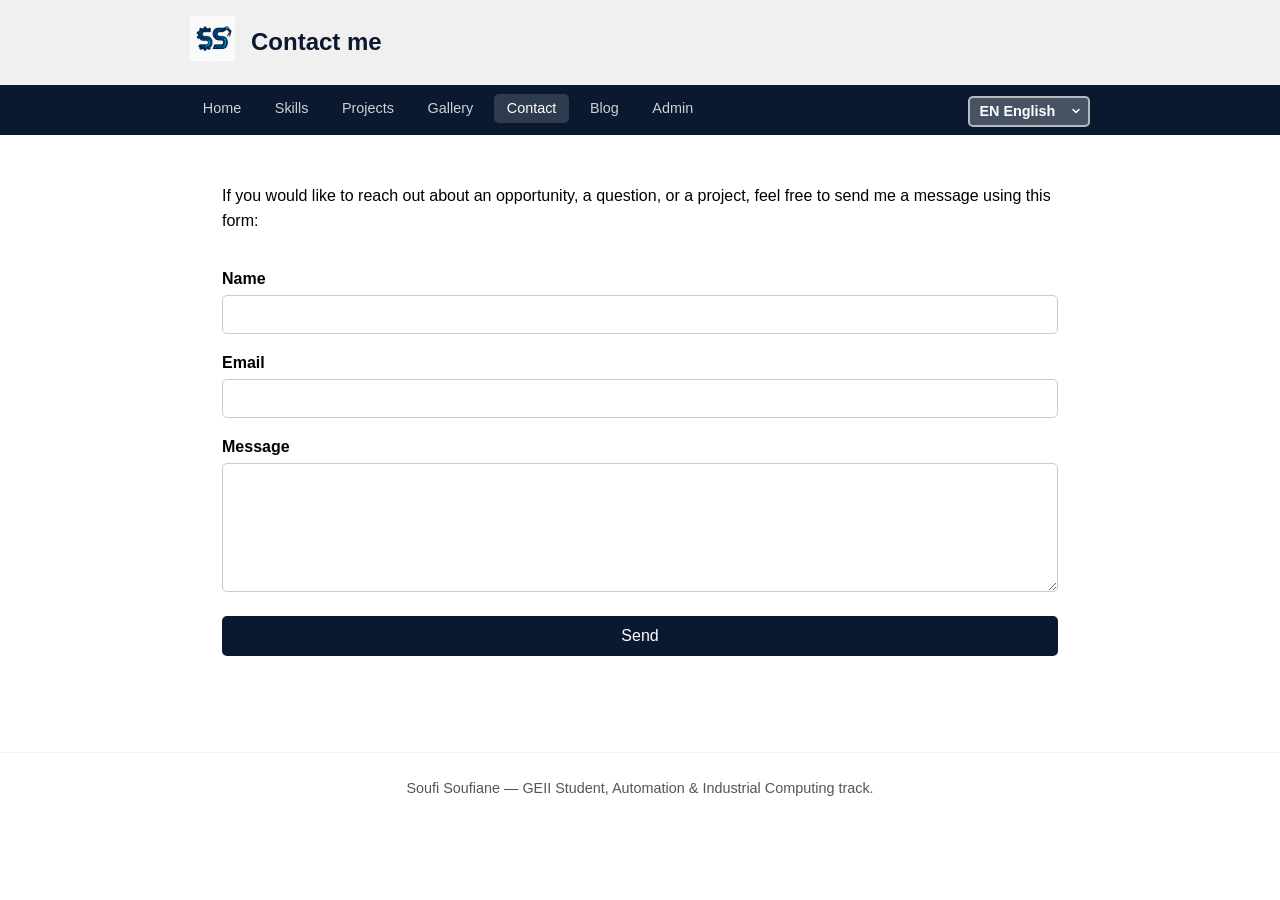
<file: contact/index.html>
<!DOCTYPE html>
<html lang="fr">
<head>
  <meta charset="UTF-8">
  <meta name="viewport" content="width=device-width, initial-scale=1.0">
  <title>Contact | Soufi Soufiane</title>
  <link rel="icon" type="image/png" href="../assets/logo_ss.png">
  <link rel="stylesheet" href="../assets/css/style.css">
  <style>body { opacity: 0; transition: opacity 0.15s ease; }</style>
</head>
<body data-page="contact">
  <header>
    <div class="header-inner">
      <a href="../">
        <img src="../assets/logo_ss.png" alt="SS Logo">
      </a>
      <h1 data-i18n="contact.pageTitle">Me contacter</h1>
    </div>
  </header>

  <nav>
    <ul>
      <li><a href="../" data-i18n="nav.home">Accueil</a></li>
      <li><a href="../competences/" data-i18n="nav.skills">Comp&eacute;tences</a></li>
      <li><a href="../projets/" data-i18n="nav.projects">Projets</a></li>
      <li><a href="../gallery/" data-i18n="nav.gallery">Galerie</a></li>
      <li><a href="../contact/" class="active" data-i18n="nav.contact">Contact</a></li>
      <li><a href="../blog/" data-i18n="nav.blog">Blog</a></li>
      <li><a href="../admin/" data-i18n="nav.admin">Admin</a></li>
      <li class="lang-switcher">
        <select id="lang-select" onchange="applyLang(this.value)">
          <option value="fr">FR Fran&ccedil;ais</option>
          <option value="en">EN English</option>
        </select>
      </li>
    </ul>
  </nav>

  <main>
    <p data-i18n="contact.intro">Si vous souhaitez me contacter pour une opportunit&eacute;, une question ou un projet, n&rsquo;h&eacute;sitez pas &agrave; m&rsquo;envoyer un message via ce formulaire :</p>

    <form action="https://formspree.io/f/xwpodpzo" method="POST">
      <label for="name" data-i18n="contact.labelName">Nom</label>
      <input type="text" id="name" name="name" required>

      <label for="email" data-i18n="contact.labelEmail">Email</label>
      <input type="email" id="email" name="email" required>

      <label for="message" data-i18n="contact.labelMessage">Message</label>
      <textarea id="message" name="message" rows="6" required></textarea>

      <button type="submit" data-i18n="contact.submit">Envoyer</button>
    </form>
  </main>

  <footer>
    <span data-i18n="footer">Soufi Soufiane &mdash; &Eacute;tudiant en BUT GEII, parcours Automatisme &amp; Informatique Industrielle.</span>
  </footer>

  <script src="../assets/js/i18n.js"></script>
  <script src="../assets/js/lang-switcher.js"></script>
  <script data-goatcounter="https://soufisoufiane.goatcounter.com/count" async src="//gc.zgo.at/count.js"></script>
</body>
</html>
</file>
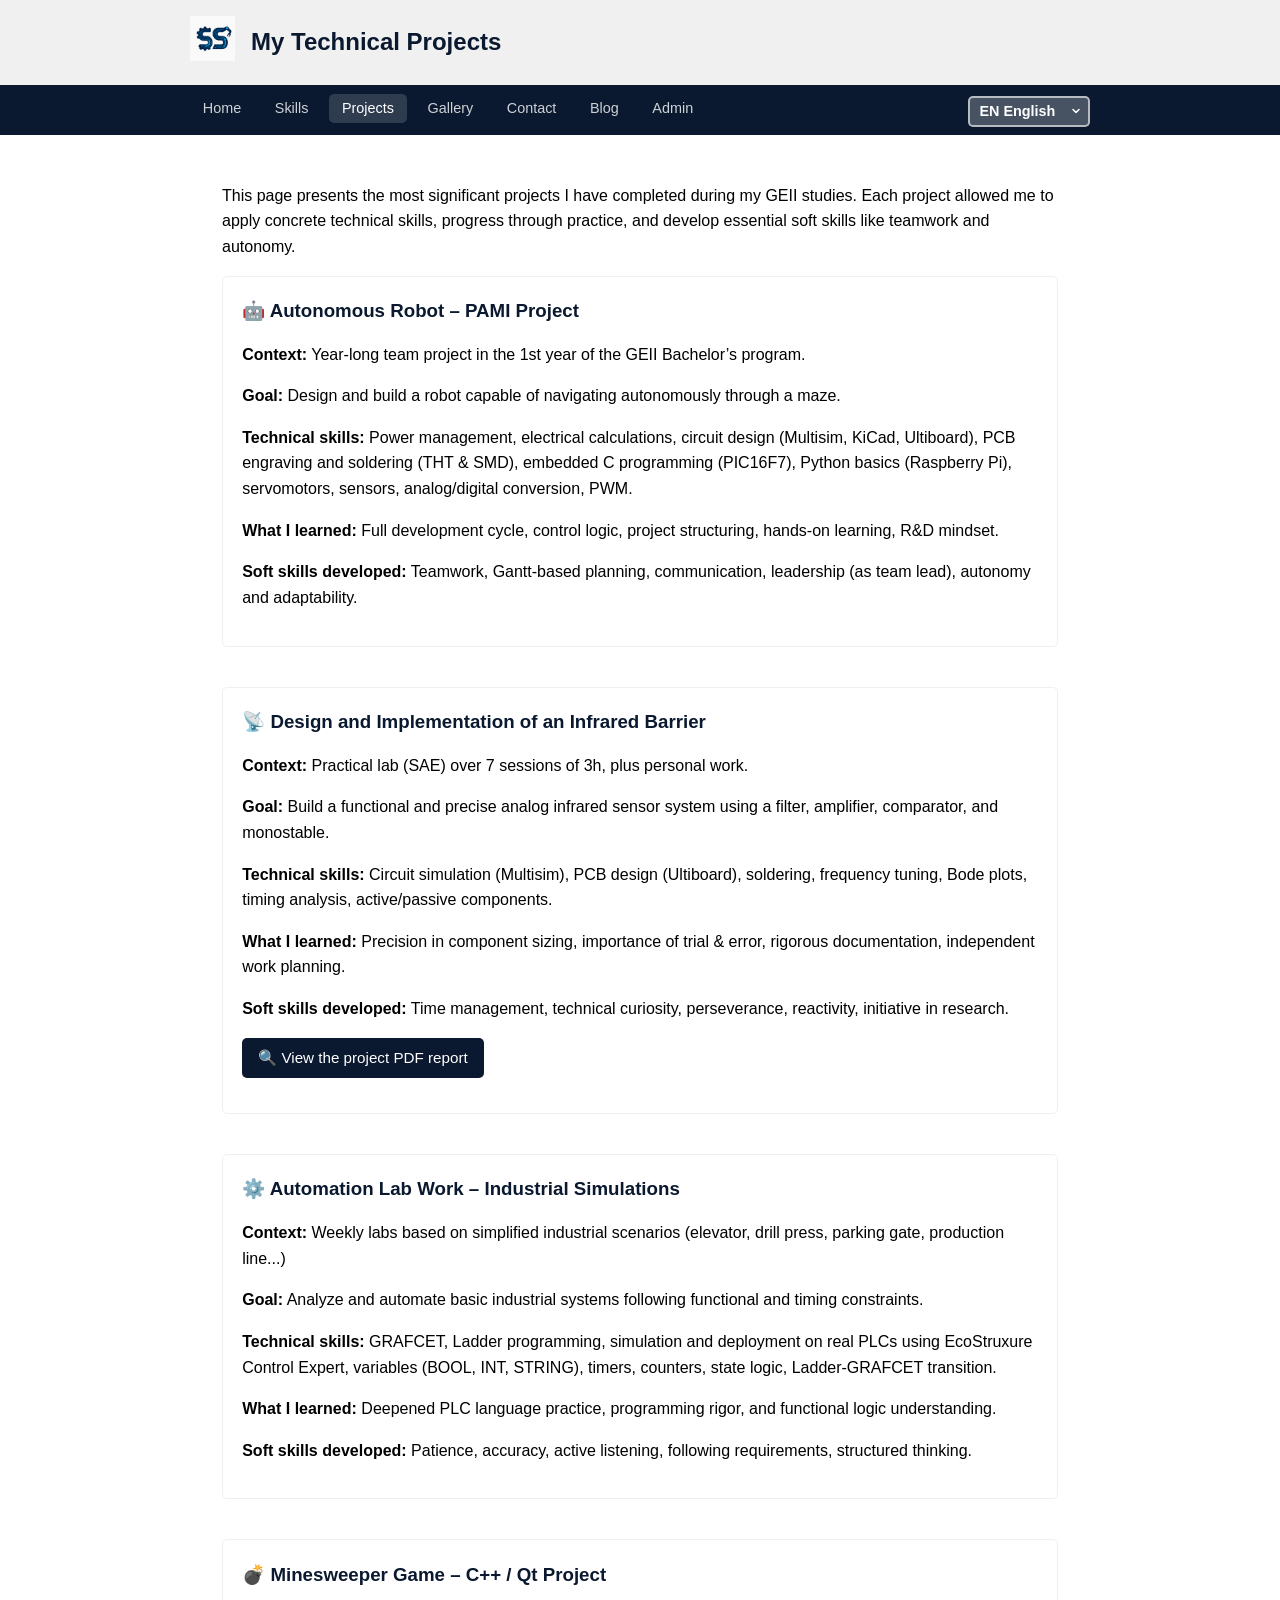
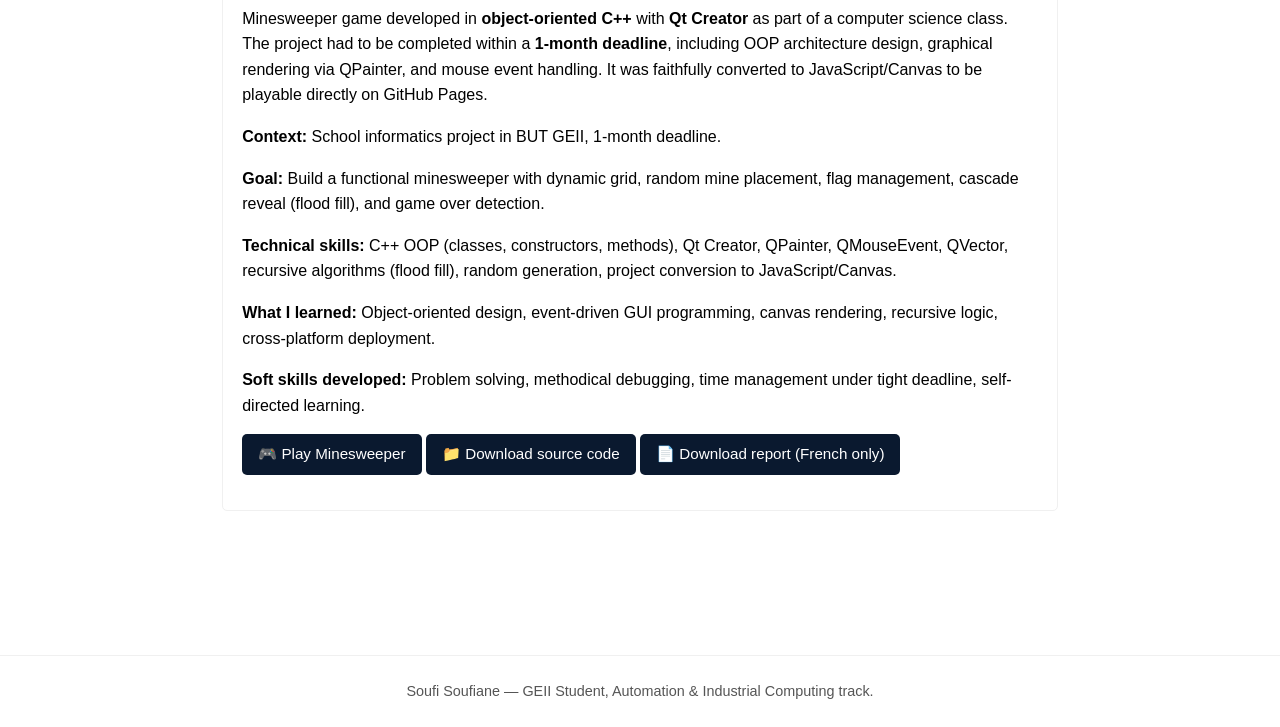
<file: projets/index.html>
<!DOCTYPE html>
<html lang="fr">
<head>
  <meta charset="UTF-8">
  <meta name="viewport" content="width=device-width, initial-scale=1.0">
  <title>Projets | Soufi Soufiane</title>
  <link rel="icon" type="image/png" href="../assets/logo_ss.png">
  <link rel="stylesheet" href="../assets/css/style.css">
  <style>body { opacity: 0; transition: opacity 0.15s ease; }</style>
</head>
<body data-page="projets">
  <header>
    <div class="header-inner">
      <a href="../">
        <img src="../assets/logo_ss.png" alt="SS Logo">
      </a>
      <h1 data-i18n="projets.pageTitle">Mes projets techniques</h1>
    </div>
  </header>

  <nav>
    <ul>
      <li><a href="../" data-i18n="nav.home">Accueil</a></li>
      <li><a href="../competences/" data-i18n="nav.skills">Comp&eacute;tences</a></li>
      <li><a href="../projets/" class="active" data-i18n="nav.projects">Projets</a></li>
      <li><a href="../gallery/" data-i18n="nav.gallery">Galerie</a></li>
      <li><a href="../contact/" data-i18n="nav.contact">Contact</a></li>
      <li><a href="../blog/" data-i18n="nav.blog">Blog</a></li>
      <li><a href="../admin/" data-i18n="nav.admin">Admin</a></li>
      <li class="lang-switcher">
        <select id="lang-select" onchange="applyLang(this.value)">
          <option value="fr">FR Fran&ccedil;ais</option>
          <option value="en">EN English</option>
        </select>
      </li>
    </ul>
  </nav>

  <main>
    <p data-i18n="projets.intro">Cette page pr&eacute;sente mes projets les plus significatifs r&eacute;alis&eacute;s au cours de ma formation en BUT GEII. Chaque projet m&rsquo;a permis de mobiliser des comp&eacute;tences techniques concr&egrave;tes, de progresser dans ma pratique, et de d&eacute;velopper des savoir-&ecirc;tre essentiels au travail en &eacute;quipe et en autonomie.</p>

    <section class="section">
      <div class="project">
        <h3 data-i18n="projets.proj1Title">&#x1F916; Robot autonome &ndash; Projet PAMI</h3>
        <p data-i18n="projets.proj1Context"><span class="label">Contexte :</span> Projet annuel tutor&eacute; de premi&egrave;re ann&eacute;e du BUT GEII.</p>
        <p data-i18n="projets.proj1Goal"><span class="label">Objectif :</span> Concevoir un robot capable de naviguer de fa&ccedil;on autonome dans un labyrinthe.</p>
        <p data-i18n="projets.proj1Skills"><span class="label">Comp&eacute;tences techniques :</span> Gestion d&rsquo;&eacute;nergie, calculs &eacute;lectriques, conception de cartes (Multisim, KiCad, Ultiboard), gravure, per&ccedil;age, soudure traditionnelle et CMS, programmation C embarqu&eacute; (PIC16F7), initiation &agrave; Python (Raspberry Pi), mise en &oelig;uvre de servomoteurs, capteurs, conversion analogique/num&eacute;rique, PWM.</p>
        <p data-i18n="projets.proj1Learned"><span class="label">Ce que j&rsquo;ai appris :</span> Cycle complet de d&eacute;veloppement, logique de commande, structuration de projet complexe, apprentissage par la pratique, recherche &amp; d&eacute;veloppement.</p>
        <p data-i18n="projets.proj1Soft"><span class="label">Savoir-&ecirc;tre d&eacute;velopp&eacute;s :</span> Travail d&rsquo;&eacute;quipe, coordination via Gantt Project, communication, suivi de planning, leadership (en tant que chef de groupe), autonomie et adaptabilit&eacute;.</p>
      </div>

      <div class="project">
        <h3 data-i18n="projets.proj2Title">&#x1F4E1; Conception et r&eacute;alisation d&rsquo;une barri&egrave;re infrarouge</h3>
        <p data-i18n="projets.proj2Context"><span class="label">Contexte :</span> Situation d&rsquo;Apprentissage et d&rsquo;&Eacute;valuation n&deg;3 (7 s&eacute;ances de 3h + travail personnel).</p>
        <p data-i18n="projets.proj2Goal"><span class="label">Objectif :</span> R&eacute;aliser une barri&egrave;re infrarouge analogique fonctionnelle et pr&eacute;cise, int&eacute;grant un filtre, un amplificateur, un comparateur et un monostable.</p>
        <p data-i18n="projets.proj2Skills"><span class="label">Comp&eacute;tences techniques :</span> Simulation (Multisim), conception de PCB (Ultiboard), soudure, r&eacute;glage de fr&eacute;quences, analyse de r&eacute;ponse fr&eacute;quentielle, tests et mesures (Bode, chronogrammes), mise en &oelig;uvre de composants passifs et actifs.</p>
        <p data-i18n="projets.proj2Learned"><span class="label">Ce que j&rsquo;ai appris :</span> Pr&eacute;cision dans le dimensionnement, importance des essais/erreurs, rigueur dans la documentation, et gestion d&rsquo;un projet individuel.</p>
        <p data-i18n="projets.proj2Soft"><span class="label">Savoir-&ecirc;tre d&eacute;velopp&eacute;s :</span> Organisation, gestion du temps, curiosit&eacute; technique, pers&eacute;v&eacute;rance, r&eacute;activit&eacute;, capacit&eacute; &agrave; rechercher des informations au-del&agrave; du programme.</p>
        <p>
          <a href="../assets/docs/RapportSAE3.pdf" target="_blank" class="btn" data-i18n="projets.proj2Pdf">&#x1F50D; Voir le rapport PDF du projet</a>
        </p>
      </div>

      <div class="project">
        <h3 data-i18n="projets.proj3Title">&#x2699;&#xFE0F; Travaux pratiques d&rsquo;automatisme &ndash; cas industriels simul&eacute;s</h3>
        <p data-i18n="projets.proj3Context"><span class="label">Contexte :</span> TP hebdomadaires avec cahiers des charges industriels (ascenseur, barri&egrave;re, ligne de production, perceuse, parking automatis&eacute;).</p>
        <p data-i18n="projets.proj3Goal"><span class="label">Objectif :</span> Analyser des syst&egrave;mes industriels simples et les automatiser en respectant des contraintes fonctionnelles et temporelles.</p>
        <p data-i18n="projets.proj3Skills"><span class="label">Comp&eacute;tences techniques :</span> GRAFCET, programmation Ladder, simulation et impl&eacute;mentation sur automates physiques avec EcoStruxure Control Expert, manipulation de variables (BOOL, INT, STRING...), temporisations, compteurs, &eacute;tats initiaux, transition vers le Ladder depuis le GRAFCET.</p>
        <p data-i18n="projets.proj3Learned"><span class="label">Ce que j&rsquo;ai appris :</span> Approfondissement des langages d&rsquo;automatisme, rigueur dans la programmation, lecture de sch&eacute;mas de fonctionnement.</p>
        <p data-i18n="projets.proj3Soft"><span class="label">Savoir-&ecirc;tre d&eacute;velopp&eacute;s :</span> Patience, pr&eacute;cision, &eacute;coute active, respect des consignes, r&eacute;flexion structur&eacute;e.</p>
      </div>

      <div class="project">
        <h3 data-i18n="projets.proj4Title">&#x1F4A3; D&eacute;mineur (Minesweeper) &ndash; Projet C++ / Qt</h3>
        <p data-i18n="projets.proj4Desc">Jeu du d&eacute;mineur d&eacute;velopp&eacute; en <strong>C++ orient&eacute; objet</strong> avec <strong>Qt Creator</strong> dans le cadre d&rsquo;un cours d&rsquo;informatique. Le projet devait &ecirc;tre r&eacute;alis&eacute; en <strong>1 mois</strong>, incluant la conception de l&rsquo;architecture objet, le rendu graphique via QPainter, et la gestion des &eacute;v&eacute;nements souris. Pour le rendre jouable directement sur GitHub Pages, il a &eacute;t&eacute; fid&egrave;lement converti en JavaScript/Canvas.</p>
        <p data-i18n="projets.proj4Context"><span class="label">Contexte :</span> Projet scolaire d&rsquo;informatique en BUT GEII, d&eacute;lai de r&eacute;alisation : 1 mois.</p>
        <p data-i18n="projets.proj4Goal"><span class="label">Objectif :</span> D&eacute;velopper un d&eacute;mineur fonctionnel avec grille dynamique, placement al&eacute;atoire de mines, gestion de drapeaux, r&eacute;v&eacute;lation en cascade (flood fill), et d&eacute;tection de game over.</p>
        <p data-i18n="projets.proj4Skills"><span class="label">Comp&eacute;tences techniques :</span> C++ POO (classes, constructeurs, m&eacute;thodes), Qt Creator, QPainter, QMouseEvent, QVector, algorithmes r&eacute;cursifs (flood fill), g&eacute;n&eacute;ration al&eacute;atoire, conversion du projet en JavaScript/Canvas.</p>
        <p data-i18n="projets.proj4Learned"><span class="label">Ce que j&rsquo;ai appris :</span> Conception orient&eacute;e objet, programmation &eacute;v&eacute;nementielle, rendu graphique sur canevas, logique r&eacute;cursive, portage multi-plateformes.</p>
        <p data-i18n="projets.proj4Soft"><span class="label">Savoir-&ecirc;tre d&eacute;velopp&eacute;s :</span> R&eacute;solution de probl&egrave;mes, d&eacute;bogage m&eacute;thodique, gestion du temps avec deadline serr&eacute;e, autonomie dans l&rsquo;apprentissage.</p>
        <p>
          <a href="minesweeper/" class="btn" data-i18n="projets.proj4Play">&#x1F3AE; Jouer au D&eacute;mineur</a>
          <a href="../minesweeper-src/Demineur_Source_Code.zip" download class="btn" data-i18n="projets.proj4Source">&#x1F4C1; T&eacute;l&eacute;charger le code source</a>
          <a href="../minesweeper-src/Rapport%20du%20projet%20Demineur%20SOUFI%20Soufiane.pdf" target="_blank" class="btn" data-i18n="projets.proj4Report">&#x1F4C4; T&eacute;l&eacute;charger le rapport</a>
        </p>
      </div>
    </section>
  </main>

  <footer>
    <span data-i18n="footer">Soufi Soufiane &mdash; &Eacute;tudiant en BUT GEII, parcours Automatisme &amp; Informatique Industrielle.</span>
  </footer>

  <script src="../assets/js/i18n.js"></script>
  <script src="../assets/js/lang-switcher.js"></script>
  <script data-goatcounter="https://soufisoufiane.goatcounter.com/count" async src="//gc.zgo.at/count.js"></script>
</body>
</html>
</file>
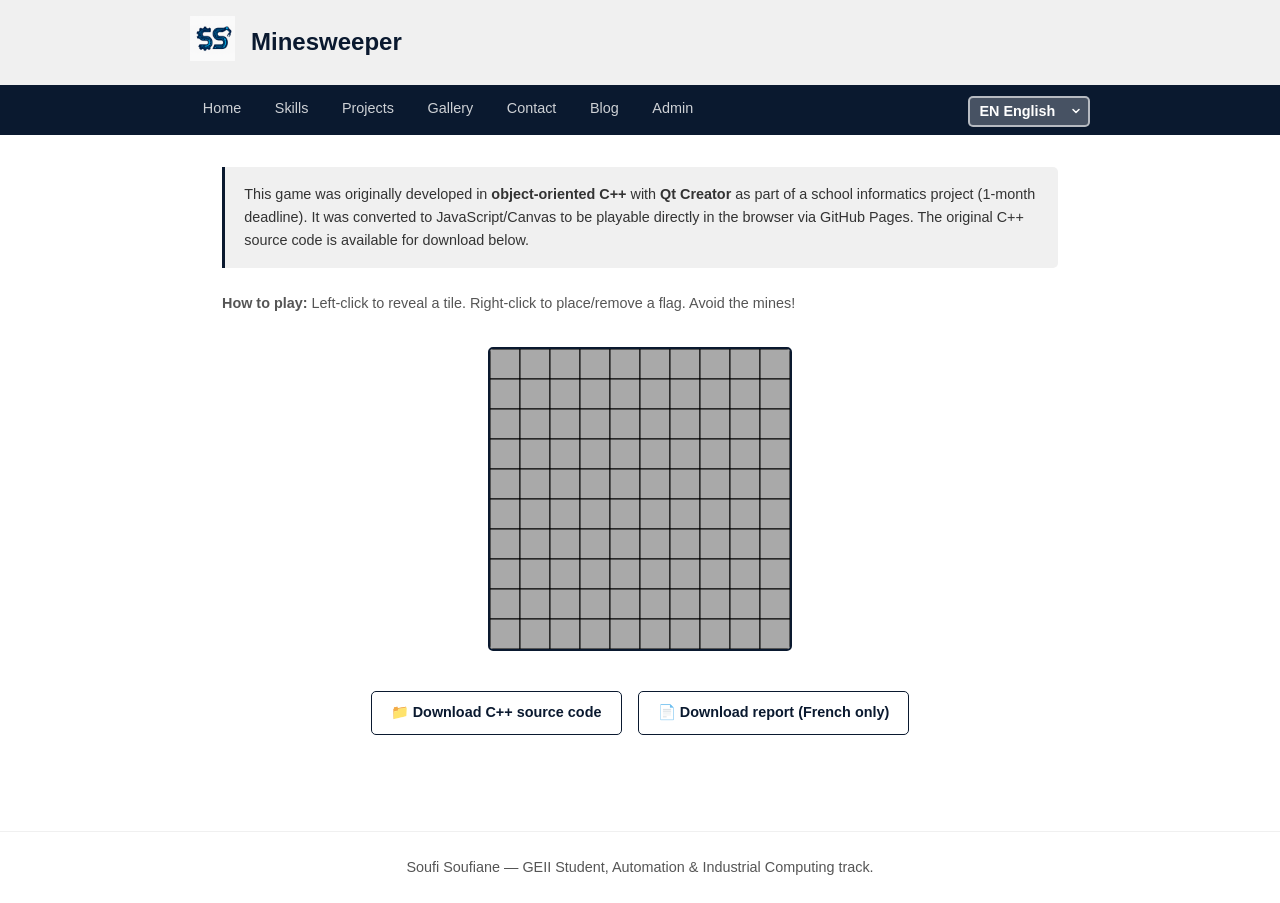
<file: projets/minesweeper/index.html>
<!DOCTYPE html>
<html lang="fr">
<head>
  <meta charset="UTF-8">
  <meta name="viewport" content="width=device-width, initial-scale=1.0">
  <title>D&eacute;mineur | Soufi Soufiane</title>
  <link rel="icon" type="image/png" href="../../assets/logo_ss.png">
  <link rel="stylesheet" href="../../assets/css/style.css">
  <style>
    body { opacity: 0; transition: opacity 0.15s ease; }

    .game-wrapper {
      text-align: center;
      margin: 2rem auto;
    }

    #minesweeper-canvas {
      border: 2px solid var(--primary);
      border-radius: var(--radius);
      cursor: pointer;
      max-width: 100%;
      height: auto;
    }

    .game-note {
      background-color: var(--bg-alt);
      border-left: 3px solid var(--primary);
      padding: 1rem 1.2rem;
      margin-bottom: 1.5rem;
      border-radius: 0 var(--radius) var(--radius) 0;
      font-size: 0.9rem;
      color: var(--text-intro);
      line-height: 1.6;
    }

    .game-instructions {
      font-size: 0.9rem;
      color: var(--text-muted);
      margin: 1rem 0;
      line-height: 1.6;
    }

    #game-over-overlay {
      display: none;
      position: fixed;
      top: 0; left: 0; right: 0; bottom: 0;
      background: rgba(0, 0, 0, 0.6);
      justify-content: center;
      align-items: center;
      z-index: 200;
    }

    .game-over-box {
      background: #fff;
      padding: 2rem 3rem;
      border-radius: var(--radius);
      text-align: center;
      box-shadow: 0 8px 30px rgba(0, 0, 0, 0.3);
    }

    .game-over-box h2 {
      margin: 0 0 0.5rem;
      font-size: 1.5rem;
      color: #c0392b;
    }

    .game-over-box p {
      margin: 0 0 1.5rem;
      color: var(--text-muted);
    }

    .game-over-box button {
      background-color: var(--primary);
      color: #fff;
      border: none;
      padding: 0.7rem 1.5rem;
      border-radius: var(--radius);
      font-size: 1rem;
      cursor: pointer;
      transition: transform 0.2s ease, box-shadow 0.2s ease;
    }

    .game-over-box button:hover {
      transform: translateY(-2px);
      box-shadow: 0 4px 12px rgba(10, 25, 47, 0.2);
    }

    .game-links {
      display: flex;
      gap: 1rem;
      flex-wrap: wrap;
      justify-content: center;
      margin-top: 1.5rem;
    }

    .game-links a {
      display: inline-flex;
      align-items: center;
      gap: 0.4rem;
      padding: 0.6rem 1.2rem;
      border-radius: var(--radius);
      text-decoration: none;
      font-size: 0.9rem;
      font-weight: 600;
      transition: transform 0.2s ease, box-shadow 0.2s ease;
      border: 1px solid var(--primary);
      color: var(--primary);
      background: #fff;
    }

    .game-links a:hover {
      transform: translateY(-2px);
      box-shadow: 0 4px 12px rgba(10, 25, 47, 0.15);
    }
  </style>
</head>
<body data-page="minesweeper">
  <header>
    <div class="header-inner">
      <a href="../../">
        <img src="../../assets/logo_ss.png" alt="SS Logo">
      </a>
      <h1 data-i18n="minesweeper.pageTitle">D&eacute;mineur</h1>
    </div>
  </header>

  <nav>
    <ul>
      <li><a href="../../" data-i18n="nav.home">Accueil</a></li>
      <li><a href="../../competences/" data-i18n="nav.skills">Comp&eacute;tences</a></li>
      <li><a href="../../projets/" data-i18n="nav.projects">Projets</a></li>
      <li><a href="../../gallery/" data-i18n="nav.gallery">Galerie</a></li>
      <li><a href="../../contact/" data-i18n="nav.contact">Contact</a></li>
      <li><a href="../../blog/" data-i18n="nav.blog">Blog</a></li>
      <li><a href="../../admin/" data-i18n="nav.admin">Admin</a></li>
      <li class="lang-switcher">
        <select id="lang-select" onchange="applyLang(this.value)">
          <option value="fr">FR Fran&ccedil;ais</option>
          <option value="en">EN English</option>
        </select>
      </li>
    </ul>
  </nav>

  <main>
    <div class="game-note" data-i18n="minesweeper.note">
      Ce jeu a &eacute;t&eacute; initialement d&eacute;velopp&eacute; en <strong>C++ orient&eacute; objet</strong> avec <strong>Qt Creator</strong> dans le cadre d&rsquo;un projet d&rsquo;informatique scolaire (d&eacute;lai : 1 mois). Il a &eacute;t&eacute; converti en JavaScript/Canvas pour &ecirc;tre jouable directement dans le navigateur via GitHub Pages. Le code source C++ original est disponible en t&eacute;l&eacute;chargement ci-dessous.
    </div>

    <p class="game-instructions" data-i18n="minesweeper.instructions">
      <strong>Comment jouer :</strong> Clic gauche pour r&eacute;v&eacute;ler une case. Clic droit pour poser/retirer un drapeau. &Eacute;vitez les mines !
    </p>

    <div class="game-wrapper">
      <canvas id="minesweeper-canvas"></canvas>
    </div>

    <div class="game-links">
      <a href="../../minesweeper-src/Demineur_Source_Code.zip" download data-i18n="minesweeper.sourceLink">&#x1F4C1; T&eacute;l&eacute;charger le code source C++</a>
      <a href="../../minesweeper-src/Rapport%20du%20projet%20Demineur%20SOUFI%20Soufiane.pdf" target="_blank" data-i18n="minesweeper.reportLink">&#x1F4C4; T&eacute;l&eacute;charger le rapport</a>
    </div>
  </main>

  <div id="game-over-overlay">
    <div class="game-over-box">
      <h2 data-i18n="minesweeper.gameOverTitle">LOST</h2>
      <p data-i18n="minesweeper.gameOverText">BOOM t&rsquo;es mort !!</p>
      <button onclick="ressayerGame()" data-i18n="minesweeper.retry">R&eacute;essayer</button>
    </div>
  </div>

  <footer>
    <span data-i18n="footer">Soufi Soufiane &mdash; &Eacute;tudiant en BUT GEII, parcours Automatisme &amp; Informatique Industrielle.</span>
  </footer>

  <script src="../../assets/js/i18n.js"></script>
  <script src="../../assets/js/lang-switcher.js"></script>
  <script src="minesweeper.js"></script>
  <script data-goatcounter="https://soufisoufiane.goatcounter.com/count" async src="//gc.zgo.at/count.js"></script>
</body>
</html>
</file>
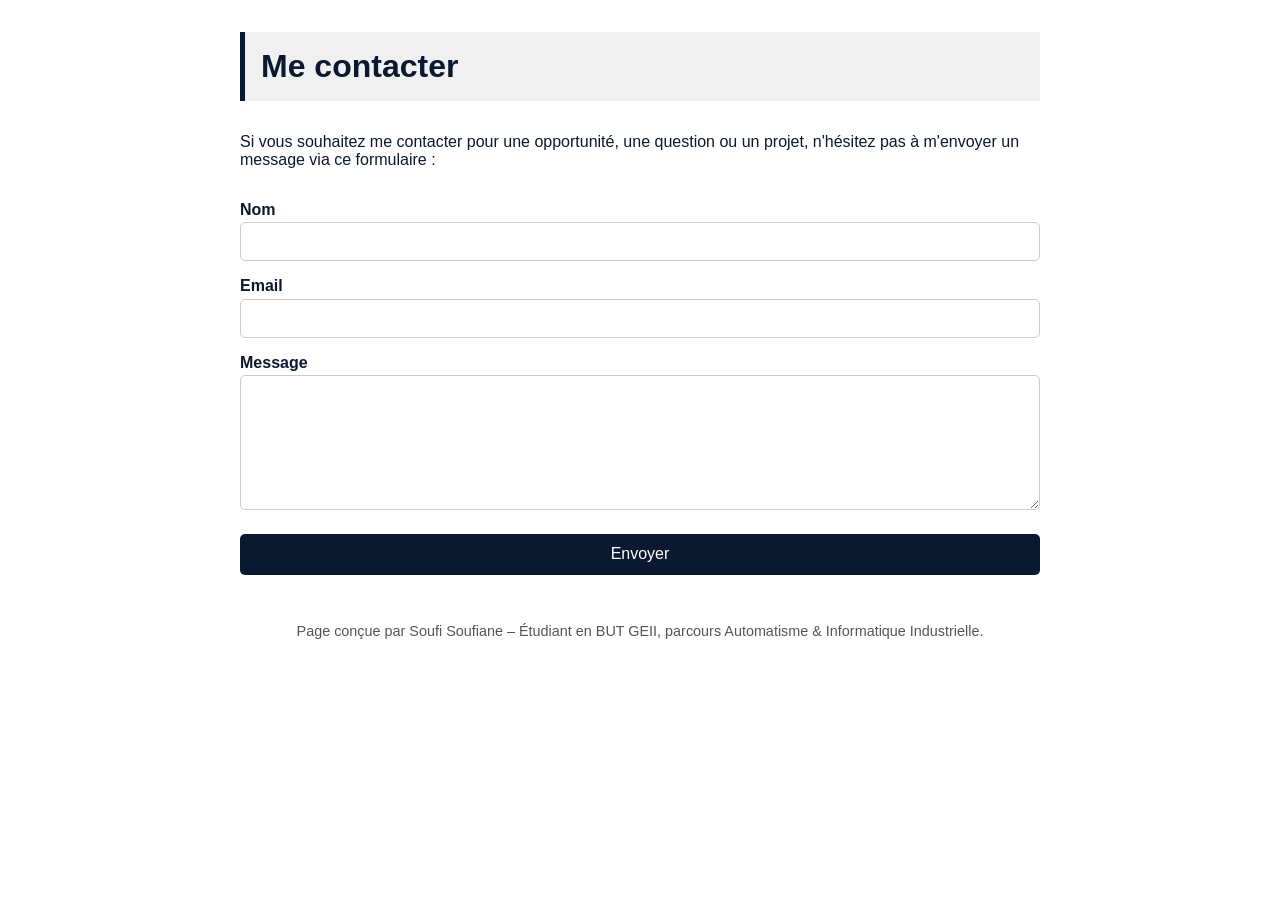
<file: contact/contact.html>
<!DOCTYPE html>
<html lang="fr">
<head>
  <meta charset="UTF-8" />
  <meta name="viewport" content="width=device-width, initial-scale=1.0" />
  <title>Contact | Soufi Soufiane</title>
  <style>
    body {
      background-color: #ffffff;
      font-family: 'Segoe UI', sans-serif;
      max-width: 800px;
      margin: auto;
      padding: 2rem;
      color: #0a192f;
    }
    .banner {
      background-color: #f0f0f0;
      padding: 1rem;
      margin-bottom: 2rem;
      border-left: 5px solid #0a192f;
    }
    h1 {
      margin: 0;
    }
    form {
      display: flex;
      flex-direction: column;
    }
    label {
      margin-top: 1rem;
      margin-bottom: 0.2rem;
      font-weight: 600;
    }
    input, textarea {
      padding: 0.6rem;
      border: 1px solid #ccc;
      border-radius: 5px;
      font-size: 1rem;
    }
    button {
      margin-top: 1.5rem;
      background-color: #0a192f;
      color: white;
      padding: 0.7rem;
      border: none;
      border-radius: 5px;
      font-size: 1rem;
      cursor: pointer;
      transition: background-color 0.3s ease;
    }
    button:hover {
      background-color: #1c2b4a;
    }
    .signature {
      text-align: center;
      margin-top: 3rem;
      font-size: 0.9rem;
      color: #555;
    }
  </style>
</head>
<body>
  <div class="banner">
    <h1>Me contacter</h1>
  </div>

  <p>Si vous souhaitez me contacter pour une opportunité, une question ou un projet, n'hésitez pas à m'envoyer un message via ce formulaire :</p>

  <form action="https://formspree.io/f/xwpodpzo" method="POST">
    <label for="name">Nom</label>
    <input type="text" id="name" name="name" required />

    <label for="email">Email</label>
    <input type="email" id="email" name="email" required />

    <label for="message">Message</label>
    <textarea id="message" name="message" rows="6" required></textarea>

    <button type="submit">Envoyer</button>
  </form>

  <div class="signature">
    Page conçue par Soufi Soufiane – Étudiant en BUT GEII, parcours Automatisme & Informatique Industrielle.
  </div>
</body>
</html>
</file>
<file: assets/css/style.css>
/* === CSS Custom Properties === */
:root {
  --primary: #0a192f;
  --primary-light: #1c2b4a;
  --bg: #ffffff;
  --bg-alt: #f0f0f0;
  --text: #000000;
  --text-muted: #555;
  --text-intro: #333;
  --border: #ccc;
  --accent: #e0e0e0;
  --radius: 5px;
}

/* === Reset & Base === */
*, *::before, *::after {
  box-sizing: border-box;
}

html {
  scroll-behavior: smooth;
}

body {
  background-color: var(--bg);
  color: var(--text);
  font-family: 'Segoe UI', sans-serif;
  line-height: 1.6;
  padding: 0;
  margin: 0;
  animation: fadeIn 0.5s ease-in;
}

@keyframes fadeIn {
  from { opacity: 0; transform: translateY(10px); }
  to { opacity: 1; transform: translateY(0); }
}

/* === Layout === */
main {
  max-width: 900px;
  margin: 0 auto;
  padding: 2rem;
}

main.wide {
  max-width: 1000px;
}

/* === Header / Banner === */
header {
  background-color: var(--bg-alt);
  padding: 1rem 2rem;
  border-bottom: 3px solid var(--primary);
}

.header-inner {
  max-width: 900px;
  margin: 0 auto;
  display: flex;
  align-items: center;
  gap: 1rem;
}

.header-inner.wide {
  max-width: 1000px;
}

.header-inner img {
  height: 45px;
  transition: transform 0.2s ease;
}

.header-inner img:hover {
  transform: scale(1.1);
}

.header-inner h1 {
  margin: 0;
  color: var(--primary);
  font-size: 1.5rem;
}

/* === Navigation === */
nav {
  background-color: var(--primary);
  padding: 0.5rem 2rem;
  position: sticky;
  top: 0;
  z-index: 100;
}

nav ul {
  max-width: 900px;
  margin: 0 auto;
  padding: 0;
  list-style: none;
  display: flex;
  gap: 0.5rem;
  flex-wrap: wrap;
}

nav ul.wide {
  max-width: 1000px;
}

nav a {
  color: rgba(255, 255, 255, 0.8);
  text-decoration: none;
  padding: 0.4rem 0.8rem;
  border-radius: var(--radius);
  font-size: 0.9rem;
  transition: background-color 0.2s ease, color 0.2s ease;
}

nav a:hover,
nav a.active {
  background-color: rgba(255, 255, 255, 0.15);
  color: #ffffff;
}

/* === Headings === */
h1, h2, h3 {
  color: var(--primary);
}

h2 {
  margin-top: 2.5rem;
  margin-bottom: 1rem;
  padding-bottom: 0.3rem;
  border-bottom: 2px solid var(--bg-alt);
}

/* === Sections === */
.section {
  margin-bottom: 3rem;
}

/* === Competence Cards === */
.competence {
  margin-bottom: 1.8rem;
  padding: 1rem 1rem 1rem 1.2rem;
  border-left: 3px solid var(--primary);
  border-radius: 0 var(--radius) var(--radius) 0;
  transition: background-color 0.2s ease, transform 0.2s ease;
}

.competence:hover {
  background-color: var(--bg-alt);
  transform: translateX(4px);
}

.competence strong {
  color: var(--primary);
}

/* === Project Cards === */
.project {
  margin-bottom: 2.5rem;
  padding: 1.2rem;
  border-radius: var(--radius);
  border: 1px solid var(--bg-alt);
  transition: box-shadow 0.2s ease, transform 0.2s ease;
}

.project:hover {
  box-shadow: 0 4px 12px rgba(10, 25, 47, 0.1);
  transform: translateY(-2px);
}

.project h3 {
  margin-top: 0;
  margin-bottom: 0.5rem;
  color: var(--primary);
}

.label {
  font-weight: bold;
}

/* === Tags === */
.tag {
  background-color: var(--accent);
  color: var(--primary);
  padding: 0.2rem 0.5rem;
  border-radius: var(--radius);
  font-size: 0.9rem;
  margin-left: 0.5rem;
}

/* === Intro Text === */
.intro {
  font-style: italic;
  color: var(--text-intro);
  margin-bottom: 2.5rem;
  line-height: 1.8;
}

/* === Buttons & Links === */
.btn {
  display: inline-block;
  background-color: var(--primary);
  color: white;
  padding: 0.5rem 1rem;
  border-radius: var(--radius);
  text-decoration: none;
  font-size: 0.95rem;
  transition: background-color 0.3s ease, transform 0.2s ease;
}

.btn:hover {
  background-color: var(--primary-light);
  transform: translateY(-1px);
}

/* === Forms === */
form {
  display: flex;
  flex-direction: column;
}

label {
  margin-top: 1rem;
  margin-bottom: 0.2rem;
  font-weight: 600;
}

input, textarea {
  padding: 0.6rem;
  border: 1px solid var(--border);
  border-radius: var(--radius);
  font-size: 1rem;
  font-family: inherit;
  transition: border-color 0.2s ease;
}

input:focus, textarea:focus {
  outline: none;
  border-color: var(--primary);
}

button[type="submit"] {
  margin-top: 1.5rem;
  background-color: var(--primary);
  color: white;
  padding: 0.7rem;
  border: none;
  border-radius: var(--radius);
  font-size: 1rem;
  cursor: pointer;
  transition: background-color 0.3s ease, transform 0.2s ease;
}

button[type="submit"]:hover {
  background-color: var(--primary-light);
  transform: translateY(-1px);
}

/* === Footer / Signature === */
footer {
  text-align: center;
  margin-top: 4rem;
  padding: 1.5rem 2rem;
  font-size: 0.9rem;
  color: var(--text-muted);
  border-top: 1px solid var(--bg-alt);
}

/* === Gallery-specific === */
.glider-contain {
  margin-bottom: 2rem;
  position: relative;
}

.glider img {
  max-height: 220px;
  max-width: 100%;
  height: auto;
  width: auto;
  border-radius: 8px;
  margin: 0 0.5rem;
  cursor: pointer;
  transition: transform 0.2s ease, box-shadow 0.2s ease;
}

.glider img:hover {
  transform: scale(1.03);
  box-shadow: 0 4px 12px rgba(0, 0, 0, 0.2);
}

.glider-prev, .glider-next {
  background-color: var(--primary);
  color: white;
  border: none;
  border-radius: 50%;
  width: 40px;
  height: 40px;
  font-size: 1.2rem;
  position: absolute;
  top: 50%;
  transform: translateY(-50%);
  z-index: 10;
  cursor: pointer;
  transition: background-color 0.2s ease;
}

.glider-prev:hover, .glider-next:hover {
  background-color: var(--primary-light);
}

.glider-prev { left: -50px; }
.glider-next { right: -50px; }

.glider-track {
  display: flex;
  align-items: center;
}

.glider-dots {
  text-align: center;
  margin-top: 10px;
}

.glider-dot {
  display: inline-block;
  width: 10px;
  height: 10px;
  background-color: var(--border);
  border-radius: 50%;
  margin: 0 5px;
  cursor: pointer;
  transition: background-color 0.2s ease;
}

.glider-dot.active {
  background-color: var(--primary);
}

.modal {
  display: none;
  position: fixed;
  z-index: 1000;
  left: 0;
  top: 0;
  width: 100%;
  height: 100%;
  background-color: rgba(0, 0, 0, 0.85);
  justify-content: center;
  align-items: center;
  cursor: pointer;
}

.modal img {
  max-width: 90%;
  max-height: 90%;
  border-radius: 8px;
}

/* === Language Switcher === */
.lang-switcher {
  margin-left: auto;
  display: flex;
  align-items: center;
}

.lang-switcher select {
  background-color: rgba(255, 255, 255, 0.25);
  color: #fff;
  border: 2px solid rgba(255, 255, 255, 0.6);
  border-radius: var(--radius);
  padding: 0.35rem 1.6rem 0.35rem 0.6rem;
  font-size: 0.9rem;
  font-weight: 600;
  cursor: pointer;
  font-family: inherit;
  transition: background-color 0.2s ease, border-color 0.2s ease;
  -webkit-appearance: none;
  -moz-appearance: none;
  appearance: none;
  background-image: url("data:image/svg+xml,%3Csvg xmlns='http://www.w3.org/2000/svg' width='12' height='12' viewBox='0 0 24 24' fill='none' stroke='white' stroke-width='3' stroke-linecap='round' stroke-linejoin='round'%3E%3Cpath d='M6 9l6 6 6-6'/%3E%3C/svg%3E");
  background-repeat: no-repeat;
  background-position: right 0.4rem center;
}

.lang-switcher select:hover,
.lang-switcher select:focus {
  background-color: rgba(255, 255, 255, 0.35);
  border-color: #fff;
  outline: none;
}

.lang-switcher select option {
  background-color: var(--primary);
  color: #fff;
  font-weight: 600;
}

/* === Responsive Design === */
@media (max-width: 768px) {
  main {
    padding: 1rem;
  }

  header {
    padding: 0.8rem 1rem;
  }

  .header-inner h1 {
    font-size: 1.2rem;
  }

  nav {
    padding: 0.4rem 1rem;
  }

  nav ul {
    gap: 0.2rem;
  }

  nav a {
    font-size: 0.8rem;
    padding: 0.3rem 0.5rem;
  }

  .project {
    padding: 0.8rem;
  }

  .glider-prev { left: -25px; }
  .glider-next { right: -25px; }

  .glider-prev, .glider-next {
    width: 32px;
    height: 32px;
    font-size: 1rem;
  }
}

@media (max-width: 480px) {
  .header-inner {
    flex-direction: column;
    text-align: center;
  }

  nav ul {
    justify-content: center;
  }

  .glider-prev { left: -15px; }
  .glider-next { right: -15px; }
}

/* === Blog === */
.blog-post { max-width: 760px; margin: 2rem auto; padding: 0 1.5rem; }
.blog-post h1 { margin-bottom: 0.3rem; }
.blog-meta { color: #888; font-size: 0.9rem; margin-bottom: 1.5rem; }
.blog-tag {
  display: inline-block; padding: 0.2rem 0.6rem; background: var(--bg-alt);
  border-radius: 999px; font-size: 0.75rem; margin-right: 0.3rem;
}
.blog-content { line-height: 1.8; }
.blog-content h2 { margin-top: 2rem; }
.blog-content p { margin-bottom: 1rem; }
.blog-back { display: inline-block; margin-top: 2rem; color: var(--primary); }
</file>
